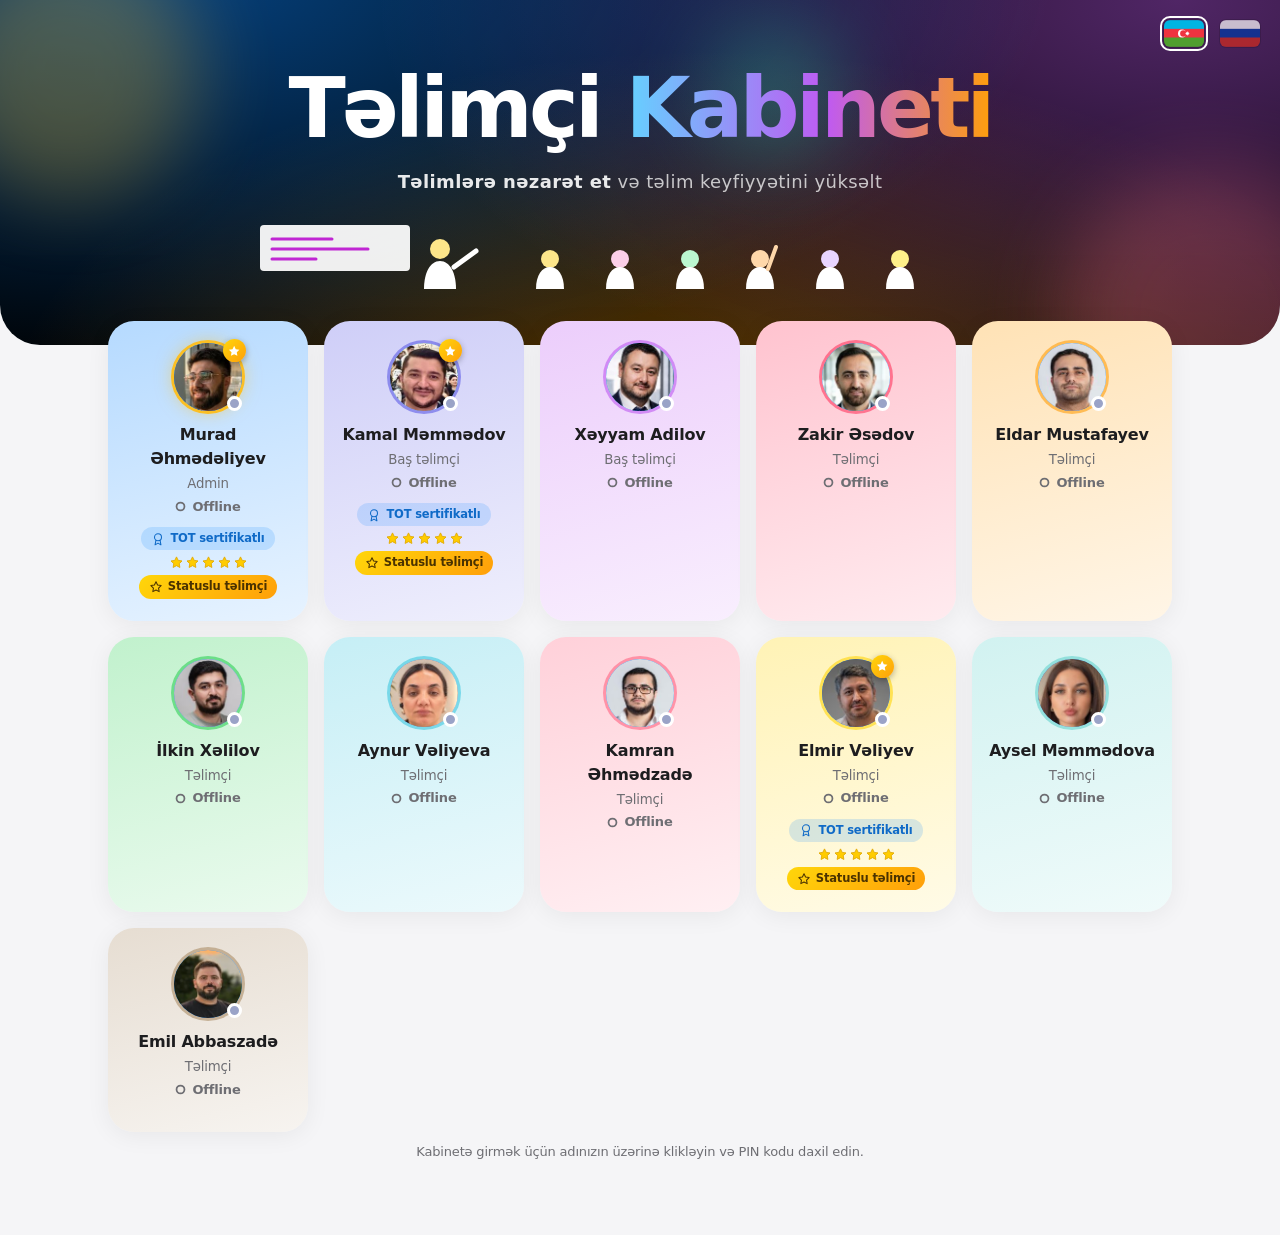
<file: docs/original-index.backup.html>
<!DOCTYPE html>
<html lang="az">
<head>
<meta charset="utf-8">
<meta name="viewport" content="width=device-width, initial-scale=1, viewport-fit=cover">
<title>Təlimçi Kabineti</title>
<style>
:root{box-sizing:border-box;padding-top:env(safe-area-inset-top,0px);padding-bottom:env(safe-area-inset-bottom,0px);
--bg:#f4f6fb;--card:#fff;--tx:#18203a;--mu:#667090;--ac:#7c3aed;--ac2:#f97316;--bd:#e3e7f2;--sh:0 8px 30px rgba(40,50,110,.10)}
@media (prefers-color-scheme:dark){:root:not([data-theme="light"]){--bg:#0e1223;--card:#171d36;--tx:#eef1ff;--mu:#97a0c4;--ac:#a78bfa;--ac2:#fb923c;--bd:#262e52;--sh:0 8px 30px rgba(0,0,0,.4)}}
:root[data-theme="dark"]{--bg:#0e1223;--card:#171d36;--tx:#eef1ff;--mu:#97a0c4;--ac:#a78bfa;--ac2:#fb923c;--bd:#262e52;--sh:0 8px 30px rgba(0,0,0,.4)}
html{scroll-padding-top:env(safe-area-inset-top,0px)}
*{box-sizing:border-box}
body{margin:0;background:var(--bg);color:var(--tx);font:16px/1.5 "Segoe UI",system-ui,-apple-system,Roboto,sans-serif;min-height:100vh}
button,input,textarea,select{font:inherit;color:inherit}
select option{background:var(--card);color:var(--tx)}
.dk{color-scheme:dark}
.hero{position:relative;overflow:hidden;text-align:center;padding:64px 20px 150px;background:linear-gradient(135deg,#5b21b6,#c026d3 50%,#f97316);color:#fff}
.blob{position:absolute;border-radius:50%;filter:blur(40px);opacity:.45;animation:fl 9s ease-in-out infinite}
.b1{width:260px;height:260px;background:#fbbf24;left:-60px;top:-60px}
.b2{width:300px;height:300px;background:#fb7185;right:-80px;bottom:-120px;animation-delay:-4s}
.b3{width:140px;height:140px;background:#34d399;left:55%;top:20px;animation-delay:-2s}
@keyframes fl{50%{transform:translate(30px,24px) scale(1.12)}}
.hero>.tag,.hero>h1,.hero>p{position:relative;z-index:2}
.fi{position:absolute;bottom:-70px;display:grid;place-items:center;border-radius:32%;border:1px solid rgba(255,255,255,.4);backdrop-filter:blur(6px);box-shadow:0 8px 24px rgba(0,0,0,.18);opacity:0;animation:rise linear infinite;z-index:1}
.fi .ic{margin:0;width:52%;height:52%;stroke:#fff;stroke-width:1.6}
@keyframes rise{0%{transform:translateY(0) rotate(-8deg);opacity:0}10%{opacity:1}50%{transform:translateY(-240px) rotate(8deg)}90%{opacity:1}100%{transform:translateY(-480px) rotate(-8deg);opacity:0}}
.scene{position:absolute;left:50%;transform:translateX(-50%);bottom:56px;width:min(800px,100%);height:70px;z-index:1}
.st{animation:bob 2.4s ease-in-out infinite}
@keyframes bob{50%{transform:translateY(-5px)}}
.arm{transform-origin:214px 48px;animation:wave 1.2s ease-in-out infinite}
@keyframes wave{50%{transform:rotate(-28deg)}}
.hand{transform-origin:520px 52px;animation:wave 1s ease-in-out infinite}
.tag{display:inline-block;padding:6px 16px;border-radius:99px;background:rgba(255,255,255,.18);backdrop-filter:blur(6px);font-size:14px;margin-bottom:18px}
h1{margin:0 auto;max-width:900px;font-size:clamp(42px,9vw,84px);font-weight:800;line-height:1.05;letter-spacing:-1.5px;text-shadow:0 6px 30px rgba(0,0,0,.25)}
.slogan{margin:16px auto 0!important;max-width:560px;font-size:clamp(14px,2.3vw,18px);font-weight:500;letter-spacing:.4px;opacity:.95}
.slogan b{font-weight:700;border-bottom:2px solid rgba(255,255,255,.55);padding-bottom:1px}
h1 span{background:linear-gradient(90deg,#fde68a,#fecdd3);-webkit-background-clip:text;background-clip:text;color:transparent}
.hero p{max-width:560px;margin:16px auto 0;opacity:.9}
.wrap{max-width:1100px;margin:0 auto;padding:28px 18px 60px}
.grid{display:grid;grid-template-columns:repeat(auto-fill,minmax(190px,1fr));gap:16px;margin-top:-52px;position:relative}
.tc{background:var(--card);border:1px solid var(--bd);border-radius:20px;padding:22px 16px;text-align:center;cursor:pointer;box-shadow:var(--sh);transition:transform .25s,border-color .25s}
.tc:hover{transform:translateY(-8px) rotate(-1deg);border-color:var(--ac)}
.av{width:68px;height:68px;border-radius:50%;margin:0 auto 12px;display:grid;place-items:center;font-size:28px;font-weight:700;color:#fff;background:linear-gradient(135deg,var(--ac),var(--ac2))}
.tc b{display:block}.tc small{color:var(--mu)}
.av{overflow:visible}
.ic{width:18px;height:18px;flex:none;stroke:currentColor;fill:none;stroke-width:1.8;stroke-linecap:round;stroke-linejoin:round;vertical-align:-3px;margin-right:9px}.av svg{width:100%;height:100%;display:block;border-radius:50%}
.av img{width:100%;height:100%;object-fit:cover;display:block;border-radius:50%}
.tile img{width:56px;height:56px;border-radius:50%;object-fit:cover}
.av.adm{box-shadow:0 0 0 3px #fbbf24,0 0 18px rgba(251,191,36,.6);animation:glow 2.5s ease-in-out infinite}
@keyframes glow{50%{box-shadow:0 0 0 3px #fbbf24,0 0 30px rgba(251,191,36,.95)}}
.av svg .bd{transform-origin:32px 40px}
.tc:hover .av svg{animation:wig .6s}
@keyframes wig{25%{transform:rotate(-6deg)}75%{transform:rotate(6deg)}}
.badge{display:inline-block;margin-top:8px;padding:2px 10px;border-radius:99px;background:rgba(79,70,229,.12);color:var(--ac);font-size:12px}
.top{display:flex;flex-wrap:wrap;gap:10px;align-items:center;justify-content:space-between;margin-bottom:18px}
.top h2{margin:0;font-size:24px}
.btn{border:0;border-radius:12px;padding:9px 16px;cursor:pointer;background:linear-gradient(135deg,var(--ac),var(--ac2));color:#fff;font-weight:600}
.btn.g{background:var(--card);color:var(--tx);border:1px solid var(--bd)}
.btn.r{background:#e5484d}
.tabs{display:flex;flex-wrap:wrap;gap:8px;margin-bottom:18px}
.tab{border:1px solid var(--bd);background:var(--card);border-radius:99px;padding:8px 14px;cursor:pointer;font-size:14px}
.tab.on{background:var(--ac);color:#fff;border-color:var(--ac)}
.tab i{font-style:normal;opacity:.7;margin-left:4px}
.lay{display:grid;grid-template-columns:260px 1fr;gap:18px;align-items:start}
.side{display:flex;flex-direction:column;gap:6px;position:sticky;top:12px;background:var(--card);border:1px solid var(--bd);border-radius:20px;padding:10px;box-shadow:var(--sh)}
.side .tab{border:0;border-radius:12px;text-align:left;display:flex;justify-content:space-between;align-items:center;gap:8px;background:none;padding:11px 12px;transition:.2s}
.side .tab:hover{background:var(--bg)}
.side .tab.on{background:linear-gradient(135deg,var(--ac),var(--ac2));color:#fff}
.side .tab i{background:rgba(127,127,160,.2);padding:0 9px;border-radius:99px;opacity:1;margin:0;font-size:12px}
.side .tab.on i{background:rgba(255,255,255,.28)}
@media(max-width:700px){.lay{grid-template-columns:1fr}.side{position:static}}
.panel{background:var(--card);border:1px solid var(--bd);border-radius:20px;padding:20px;box-shadow:var(--sh)}
.form{display:grid;grid-template-columns:1fr 1fr;gap:10px;margin-bottom:10px}
.form>div:first-child{grid-column:1/-1}
.ds{display:flex;gap:6px}.ds select{padding:10px 6px;min-width:0}
.form .w{grid-column:1/-1}
input,textarea,select{width:100%;padding:10px 12px;border-radius:10px;border:1px solid var(--bd);background:var(--bg)}
label{font-size:12px;color:var(--mu);display:block;margin-bottom:3px}
.row{display:flex;gap:12px;align-items:flex-start;padding:14px 0;border-top:1px solid var(--bd);animation:in .3s}
@keyframes in{from{opacity:0;transform:translateY(8px)}}
.row>div{flex:1;min-width:0}.row small{color:var(--mu)}
.x{border:0;background:none;cursor:pointer;font-size:18px;color:var(--mu)}.x:hover{color:#e5484d}
.empty{text-align:center;color:var(--mu);padding:28px 0}
.dk{--bg:#0b0f1f;--card:#151b34;--tx:#eef1ff;--mu:#9aa3c7;--bd:#2a3358;--ac:#a78bfa;--ac2:#fb923c;background:radial-gradient(900px 400px at 15% -10%,#3b1f6b,transparent),radial-gradient(700px 400px at 100% 0,rgba(124,45,18,.6),transparent),#0b0f1f;color:var(--tx);border-radius:26px;padding:22px;box-shadow:var(--sh)}
.dk .panel{margin-top:16px}
.stage{text-align:center;padding:10px 0 14px}
.live{display:inline-flex;align-items:center;gap:8px;font-size:12px;letter-spacing:2px;color:#fecaca}
.live i{width:9px;height:9px;border-radius:50%;background:#ef4444;animation:pu 1.4s infinite}
@keyframes pu{0%{box-shadow:0 0 0 0 rgba(239,68,68,.7)}100%{box-shadow:0 0 0 9px rgba(239,68,68,0)}}
.tiles{display:grid;grid-template-columns:repeat(auto-fit,minmax(110px,1fr));gap:12px;margin:18px auto;max-width:700px}
.tile{position:relative;aspect-ratio:4/3;border-radius:16px;background:#0f1530;border:2px solid transparent;display:grid;place-items:center;animation:spk 6s infinite}
.tile svg{width:56px;height:56px;border-radius:50%}
.tile span{position:absolute;left:8px;bottom:6px;font-size:12px;background:rgba(0,0,0,.5);padding:1px 8px;border-radius:8px}
@keyframes spk{0%,60%,100%{border-color:transparent;box-shadow:none}10%,30%{border-color:#22c55e;box-shadow:0 0 18px rgba(34,197,94,.55)}}
.plats{display:grid;grid-template-columns:repeat(auto-fit,minmax(200px,1fr));gap:12px;max-width:760px;margin:0 auto}
.pl{display:flex;align-items:center;gap:12px;text-decoration:none;color:#fff;padding:14px 16px;border-radius:16px;text-align:left;transition:transform .2s}
.pl:hover{transform:translateY(-4px)}
.pl .ic{width:26px;height:26px;margin:0}
.pl small{display:block;opacity:.85}
.zm{background:#2d6cdf}.gm{background:#0f9d58}.tm{background:#5b5fc7}
.rb{display:flex;justify-content:space-between;align-items:center;gap:12px;cursor:pointer;padding:16px 20px;border-radius:20px;margin-bottom:16px;color:#fff;background:linear-gradient(120deg,#0b0f1f,#3b1f6b);box-shadow:var(--sh)}
.rb small{opacity:.8}
.rb .ic{vertical-align:-3px}
a.btn{text-decoration:none;display:inline-block}
.sdiv{height:1px;background:var(--bd);margin:6px 4px}
.side .tab.sp{padding:17px 14px;font-size:16px;font-weight:700;color:#fff;border-radius:18px;box-shadow:0 8px 20px rgba(0,0,0,.2);margin-top:4px}
.side .tab.sp.rooms{background:linear-gradient(135deg,#5e5ce6,#bf5af2)}
.side .tab.sp.red{background:linear-gradient(135deg,#ff453a,#ff9f0a)}
.side .tab.sp.on{outline:3px solid color-mix(in srgb,var(--ac) 50%,transparent);outline-offset:2px}
.side .tab.sp i{background:rgba(255,255,255,.3);color:#fff}
.side .tab.sp:hover{filter:brightness(1.06)}
.panel.rm{padding:24px}
.panel.rm.rooms{background:linear-gradient(180deg,color-mix(in srgb,#bf5af2 12%,var(--card)),var(--card) 220px)}
.panel.rm.red{background:linear-gradient(180deg,color-mix(in srgb,#ff453a 12%,var(--card)),var(--card) 220px)}
.rgrid{display:grid;grid-template-columns:repeat(auto-fill,minmax(240px,1fr));gap:16px}
.rc{background:var(--card);border-radius:26px;padding:20px 18px;box-shadow:var(--sh);display:flex;flex-direction:column;gap:9px;align-items:center;text-align:center;border:2px solid transparent;transition:border-color .3s,transform .25s}
.rc.busy{border-color:rgba(255,59,48,.4)}.rc.free{border-color:rgba(52,199,89,.4)}
.rc:hover{transform:translateY(-4px)}
.aic{width:88px;height:88px;filter:drop-shadow(0 10px 16px rgba(0,0,0,.28));transition:transform .3s}
.rc:hover .aic{transform:scale(1.07)}
.rn{font-size:36px;font-weight:800;letter-spacing:-.03em;line-height:1.05}
.rn small{display:block;font-size:12px;font-weight:500;color:var(--mu);letter-spacing:0}
.rs{font-weight:700;font-size:14px}.rs.b{color:#ff3b30}.rs.f{color:#34c759}
.bl{width:100%;text-align:left}.bi{font-size:13px;padding:4px 0;border-top:1px solid var(--bd)}
.bf{background:color-mix(in srgb,var(--tx) 5%,transparent);border-radius:22px;padding:18px;margin-bottom:16px}
.vw{display:grid;gap:16px}
.vd{border-radius:22px;padding:20px;color:#fff}
.vd.dig{background:linear-gradient(135deg,#312e81,#7c3aed 60%,#ec4899)}
.vd.mis{background:linear-gradient(135deg,#9a3412,#f97316 60%,#facc15)}
.vh{display:flex;justify-content:space-between;align-items:flex-start;gap:10px;margin-bottom:16px}.vh h3{margin:0;font-size:22px}.vh small{opacity:.92}
.vg2{display:grid;grid-template-columns:repeat(auto-fill,minmax(150px,1fr));gap:12px}
.bt{background:#fff;color:#111827;border:0;border-radius:16px;padding:20px 10px 14px;cursor:pointer;display:flex;flex-direction:column;align-items:center;gap:8px;transition:transform .2s,box-shadow .2s;box-shadow:0 6px 18px rgba(0,0,0,.18)}
.bt:hover{transform:translateY(-5px) scale(1.02);box-shadow:0 12px 26px rgba(0,0,0,.28)}
.bt small{color:#64748b;font-size:12px}
.wm{font-weight:800;font-size:22px;letter-spacing:1.5px;text-transform:uppercase}.wm.big{font-size:28px}
.pill{background:#fff;padding:6px 18px;border-radius:14px;box-shadow:0 2px 10px rgba(0,0,0,.15)}
.dt{width:50px;height:54px;border-radius:12px;background:linear-gradient(135deg,var(--ac),var(--ac2));color:#fff;display:flex;flex-direction:column;align-items:center;justify-content:center;flex:none}.dt b{font-size:20px;line-height:1}.dt small{font-size:11px;opacity:.9}
.ezw{margin:6px 0 16px}
.ezm{display:grid;grid-template-columns:1fr 275px;gap:14px;align-items:start;margin-top:6px}
.mapc{position:relative;background:#fff;border:1px solid var(--bd);border-radius:18px;padding:4px}
.mscroll{overflow:auto;max-height:620px;border-radius:14px}
.mapc svg{display:block;height:auto;max-width:none}
.mz{position:absolute;top:10px;right:14px;z-index:3;display:flex;flex-direction:column;gap:6px}
.mz button{width:34px;height:34px;border-radius:10px;border:1px solid #cbd5e1;background:#fff;color:#111;font-size:20px;line-height:1;cursor:pointer;box-shadow:0 2px 8px rgba(0,0,0,.14)}
.rg{fill:#fff;stroke:#94a3b8;stroke-width:.9;vector-effect:non-scaling-stroke;cursor:pointer;transition:fill .25s}
.rg.off:hover{fill:#e0f2fe}
.rg.on{fill:#22c55e}.rg.on:hover{fill:#16a34a}
.ob{fill:none;stroke:#334155;stroke-width:1.6;vector-effect:non-scaling-stroke;pointer-events:none;stroke-linejoin:round}
.mt{font-size:13px;font-weight:600;fill:#111827;stroke:rgba(255,255,255,.95);stroke-width:2.6px;paint-order:stroke;pointer-events:none}
.mt.ct{font-size:14.5px;font-weight:800}
.z0 .mt[data-z="1"],.z0 .mt[data-z="2"],.z1 .mt[data-z="2"]{display:none}
.scale{display:grid;grid-template-columns:38px 1fr;gap:12px;background:var(--card);border:1px solid var(--bd);border-radius:18px;padding:14px;box-shadow:var(--sh)}
.vbar{position:relative;width:36px;height:340px;border-radius:18px;overflow:hidden;background:linear-gradient(180deg,#f87171,#dc2626);box-shadow:inset 0 0 0 2px rgba(255,255,255,.45)}
.vg{position:absolute;left:0;right:0;bottom:0;background:linear-gradient(0deg,#15803d,#4ade80);transition:height .7s cubic-bezier(.3,.9,.3,1)}
.vbar i{position:absolute;left:0;right:0;border-top:1px solid rgba(255,255,255,.55)}
.vbar b{position:absolute;left:0;right:0;top:50%;transform:translateY(-50%);text-align:center;color:#fff;font-size:12px;text-shadow:0 1px 4px rgba(0,0,0,.5)}
.gl{font-size:12px;font-weight:700;margin:10px 0 4px;color:var(--mu)}
.chips{display:flex;flex-wrap:wrap;gap:4px;max-height:120px;overflow:auto}
.chp{font-size:11px;padding:2px 8px;border-radius:99px;color:#fff;display:inline-block}.chp.g{background:#16a34a}.chp.r{background:#dc2626}
@media(max-width:860px){.ezm{grid-template-columns:1fr}}
.gt{width:100%}.gt th{background:var(--card);font-size:13px;color:var(--mu)}
.gt td{padding:4px 5px}.gt th:first-child,.gt td:first-child{position:static;background:transparent;text-align:center;color:var(--mu);width:34px}
.gt input,.gt select{min-width:125px;padding:9px 10px}.gt td:nth-child(2) input{min-width:200px}
.gt tr:nth-child(even) td{background:rgba(127,127,160,.07)}
.gt td.nok{background:rgba(34,197,94,.28)!important;box-shadow:inset 4px 0 0 #16a34a}.gt td.nok input{background:transparent;font-weight:700}
.sv{position:sticky;bottom:8px;display:flex;gap:10px;align-items:center;justify-content:space-between;flex-wrap:wrap;padding:12px 14px;margin-top:14px;border-radius:16px;background:var(--card);border:1px solid var(--bd);box-shadow:0 8px 28px rgba(0,0,0,.18)}
select.gs{font-weight:700;max-width:100%}
select.gs.ok{background:#16a34a;color:#fff;border-color:#16a34a}
select.gs.bad{background:#dc2626;color:#fff;border-color:#dc2626}
td.nok{background:rgba(34,197,94,.25)!important;font-weight:700;box-shadow:inset 4px 0 0 #16a34a}
.adx{position:relative;overflow:hidden;border-radius:26px;padding:22px;background:radial-gradient(rgba(127,127,160,.2) 1px,transparent 1.5px) 0 0/22px 22px,radial-gradient(600px 320px at 8% 0,rgba(124,58,237,.38),transparent),radial-gradient(520px 320px at 100% 25%,rgba(249,115,22,.32),transparent),radial-gradient(520px 320px at 25% 100%,rgba(236,72,153,.28),transparent),var(--bg);box-shadow:var(--sh)}
.adx::before,.adx::after{content:"";position:absolute;border-radius:50%;filter:blur(55px);opacity:.4;animation:fl 10s ease-in-out infinite}
.adx::before{width:240px;height:240px;background:linear-gradient(135deg,#a78bfa,#f472b6);top:-70px;right:-50px}
.adx::after{width:220px;height:220px;background:linear-gradient(135deg,#fb923c,#fbbf24);bottom:-70px;left:-40px;animation-delay:-5s}
.adx>*{position:relative;z-index:1}
.adx .panel{background:color-mix(in srgb,var(--card) 84%,transparent);backdrop-filter:blur(10px)}
.ah{margin:0 0 16px;font-size:26px;background:linear-gradient(90deg,var(--ac),var(--ac2));-webkit-background-clip:text;background-clip:text;color:transparent}
.toast{position:fixed;left:50%;bottom:24px;transform:translateX(-50%);background:#1f2937;color:#fff;padding:12px 18px;border-radius:12px;z-index:99;max-width:90vw;box-shadow:0 8px 30px rgba(0,0,0,.4);animation:in .3s}
.mb p{margin:14px 0 4px;font-weight:600}
.x .ic{margin:0;width:17px;height:17px}
.warn{background:#fef3c7;color:#78350f;padding:10px 16px;text-align:center;font-size:14px;position:sticky;top:0;z-index:20}
.av{position:relative}
.dot{position:absolute;right:0;bottom:0;width:15px;height:15px;border-radius:50%;background:#9aa3c7;border:3px solid var(--card);z-index:2}
.dot.on{background:#22c55e;animation:onl 2s infinite}
@keyframes onl{0%{box-shadow:0 0 0 0 rgba(34,197,94,.6)}100%{box-shadow:0 0 0 8px rgba(34,197,94,0)}}
.st{display:inline-flex;align-items:center;gap:6px;font-size:13px;font-weight:600}
.st.on{color:#16a34a}.st.off{color:var(--mu)}
.si{width:11px;height:11px}
.gi{width:42px;height:42px;border-radius:50%;display:grid;place-items:center;background:linear-gradient(135deg,var(--ac),var(--ac2));color:#fff;flex:none}.gi .ic{margin:0;width:22px;height:22px}
.chat{display:grid;grid-template-columns:290px 1fr;background:var(--card);border:1px solid var(--bd);border-radius:22px;overflow:hidden;box-shadow:var(--sh);height:min(620px,75vh)}
.clist{border-right:1px solid var(--bd);overflow-y:auto}
.ci{display:flex;align-items:center;gap:11px;padding:12px 14px;cursor:pointer;border:0;background:none;width:100%;text-align:left;border-bottom:1px solid var(--bd)}
.ci:hover,.ci.on{background:var(--bg)}.ci.on{box-shadow:inset 3px 0 0 var(--ac)}
.ci b{display:block;font-size:14px}
.ub{margin-left:auto;background:#ef4444;color:#fff;border-radius:99px;font-size:12px;min-width:20px;text-align:center;padding:1px 6px}
.cmain{display:flex;flex-direction:column;min-width:0;min-height:0}
.chead{display:flex;align-items:center;gap:12px;padding:12px 16px;border-bottom:1px solid var(--bd)}
.thread{flex:1;overflow-y:auto;padding:16px;display:flex;flex-direction:column;gap:8px;background:var(--bg)}
.bub{max-width:75%;padding:9px 13px;border-radius:16px;background:var(--card);border:1px solid var(--bd);align-self:flex-start;overflow-wrap:anywhere}
.bub.me{align-self:flex-end;background:linear-gradient(135deg,var(--ac),var(--ac2));color:#fff;border:0}
.bub small{display:block;opacity:.7;font-size:11px;margin-top:3px}
.bub .nm{font-weight:600;font-size:12px;color:var(--ac);margin-bottom:2px}
.cin{display:flex;gap:8px;padding:12px;border-top:1px solid var(--bd)}
@media(max-width:700px){.chat{grid-template-columns:1fr;height:auto}.clist{max-height:210px;border-right:0;border-bottom:1px solid var(--bd)}.thread{height:340px}}
.scroll{overflow-x:auto}
table{border-collapse:collapse;width:100%;font-size:14px}
th,td{padding:9px 10px;border-bottom:1px solid var(--bd);text-align:center;white-space:nowrap}
th:first-child,td:first-child{text-align:left;position:sticky;left:0;background:var(--card)}
td.l{cursor:pointer;color:var(--ac);font-weight:600}
.modal{position:fixed;inset:0;background:rgba(10,14,35,.6);display:grid;place-items:center;padding:20px;z-index:9}
.mb{background:var(--card);border-radius:20px;padding:26px;width:min(360px,100%);text-align:center}
.mb input{margin:14px 0;text-align:center;letter-spacing:4px}
.err{color:#e5484d;font-size:14px;min-height:20px}
.note{color:var(--mu);font-size:13px;margin-top:10px}
@media(max-width:600px){.form{grid-template-columns:1fr 1fr}.form div:first-child{grid-column:1/-1}}

/* ===== Apple-style theme ===== */
:root{--bg:#f5f5f7;--card:#fff;--tx:#1d1d1f;--mu:#6e6e73;--ac:#0071e3;--ac2:#2997ff;--bd:rgba(0,0,0,.08);--sh:0 4px 24px rgba(0,0,0,.06)}
@media (prefers-color-scheme:dark){:root:not([data-theme="light"]){--bg:#000;--card:#1c1c1e;--tx:#f5f5f7;--mu:#98989d;--ac:#0a84ff;--ac2:#64d2ff;--bd:rgba(255,255,255,.12);--sh:0 4px 24px rgba(0,0,0,.5)}}
:root[data-theme="dark"]{--bg:#000;--card:#1c1c1e;--tx:#f5f5f7;--mu:#98989d;--ac:#0a84ff;--ac2:#64d2ff;--bd:rgba(255,255,255,.12);--sh:0 4px 24px rgba(0,0,0,.5)}
body{font-family:-apple-system,BlinkMacSystemFont,"SF Pro Text","SF Pro Display","Helvetica Neue",Inter,"Segoe UI",system-ui,sans-serif;-webkit-font-smoothing:antialiased;letter-spacing:-.011em}
.hero{background:radial-gradient(900px 420px at 12% -10%,rgba(10,132,255,.5),transparent),radial-gradient(800px 420px at 92% 0,rgba(191,90,242,.42),transparent),radial-gradient(700px 380px at 55% 125%,rgba(255,159,10,.38),transparent),#000;border-radius:0 0 40px 40px}
.blob{opacity:.28}
h1{font-weight:700;letter-spacing:-.045em;text-shadow:none}
h1 span{background:linear-gradient(90deg,#64d2ff,#bf5af2 55%,#ff9f0a);-webkit-background-clip:text;background-clip:text;color:transparent}
.slogan{color:rgba(255,255,255,.82);font-weight:400}
.slogan b{border-bottom:0;color:#fff;font-weight:600}
.fi{background:rgba(255,255,255,.12)!important;border:1px solid rgba(255,255,255,.28);backdrop-filter:blur(14px) saturate(160%)}
.tc{border:0;border-radius:26px;box-shadow:var(--sh);transition:transform .35s cubic-bezier(.2,.8,.2,1),box-shadow .35s}
.tc:hover{transform:translateY(-6px) scale(1.025);box-shadow:0 18px 44px rgba(0,0,0,.16);border-color:transparent}
.badge{background:color-mix(in srgb,var(--ac) 12%,transparent);color:var(--ac)}
.top h2{font-size:clamp(26px,4vw,34px);font-weight:700;letter-spacing:-.03em}
.btn{border-radius:980px;background:var(--ac);padding:9px 20px;font-weight:500;letter-spacing:-.01em;transition:opacity .2s,transform .15s}
.btn:hover{opacity:.88}.btn:active{transform:scale(.97)}
.btn.g{background:color-mix(in srgb,var(--tx) 8%,transparent);color:var(--ac);border:0}
.btn.r{background:#ff3b30}
.panel{border:0;border-radius:26px;box-shadow:var(--sh)}
.side{border:0;border-radius:24px;background:color-mix(in srgb,var(--card) 76%,transparent);backdrop-filter:saturate(180%) blur(24px);-webkit-backdrop-filter:saturate(180%) blur(24px);box-shadow:var(--sh)}
.side .tab{border-radius:13px;font-weight:500}
.side .tab:hover{background:color-mix(in srgb,var(--tx) 6%,transparent)}
.side .tab.on{background:var(--ac);color:#fff}
.tab{border:0;background:color-mix(in srgb,var(--tx) 7%,transparent)}
input,textarea,select{border:0;border-radius:12px;background:color-mix(in srgb,var(--tx) 6%,transparent)}
input:focus,textarea:focus,select:focus{outline:2px solid var(--ac);outline-offset:0}
.row{border-top:1px solid var(--bd)}
.modal{backdrop-filter:blur(14px);-webkit-backdrop-filter:blur(14px);background:rgba(0,0,0,.35)}
.mb{border-radius:28px;box-shadow:0 30px 80px rgba(0,0,0,.35)}
.chat{border:0;border-radius:26px}
.thread{background:var(--card)}
.bub{background:color-mix(in srgb,var(--tx) 10%,transparent);border:0}
.bub.me{background:var(--ac);color:#fff}
.bub .nm{color:var(--ac)}
.rb{background:linear-gradient(135deg,#1d1d1f,#3a3a3c);border-radius:24px}
.dk{--ac:#0a84ff;--ac2:#64d2ff;--card:#1c1c1e;--bd:rgba(255,255,255,.12);border-radius:30px}
.adx{border-radius:30px;background:radial-gradient(600px 300px at 0 0,rgba(10,132,255,.16),transparent),radial-gradient(500px 300px at 100% 20%,rgba(191,90,242,.14),transparent),radial-gradient(500px 300px at 30% 100%,rgba(255,159,10,.12),transparent),var(--bg)}
.adx::before,.adx::after{opacity:.18}
.gt tr:nth-child(even) td{background:color-mix(in srgb,var(--tx) 4%,transparent)}
.sv{border:0;border-radius:20px;backdrop-filter:blur(20px);background:color-mix(in srgb,var(--card) 82%,transparent)}
.scale{border:0;border-radius:24px}
.mapc{border-radius:24px}
.vd{border-radius:28px}
.bt{border-radius:20px}
.btn.g[data-room],.btn.g[data-chat],#pinb,#out{background:linear-gradient(135deg,#00d0ff,#0a6cff);color:#fff;border:0;text-shadow:0 0 8px rgba(255,255,255,.55);box-shadow:0 0 10px rgba(0,208,255,.75),0 0 26px rgba(10,108,255,.5);transition:box-shadow .25s,transform .15s,opacity .2s}
.btn.g[data-room]:hover,.btn.g[data-chat]:hover,#pinb:hover,#out:hover{opacity:1;box-shadow:0 0 16px rgba(0,208,255,.95),0 0 42px rgba(10,108,255,.75);transform:translateY(-2px)}
.btn.g[data-room] .ic,.btn.g[data-chat] .ic{stroke:#fff}
.aw{position:relative;display:inline-grid;color:#34c759}.aw.b{color:#ff3b30}
.aw .aic{animation:aflt 3.2s ease-in-out infinite}
.aw.b .aic{animation:aglow 2.2s ease-in-out infinite}
.aw.pop .aic{animation:apop .85s cubic-bezier(.2,1.6,.4,1)}
.aw.pop::after{content:"";position:absolute;inset:-4px;border-radius:26px;border:4px solid currentColor;animation:aring 1s ease-out forwards}
@keyframes aflt{50%{transform:translateY(-5px) scale(1.04)}}
@keyframes aglow{50%{transform:scale(1.03);filter:drop-shadow(0 0 16px rgba(255,59,48,.8))}}
@keyframes apop{0%{transform:scale(.2) rotate(-35deg);opacity:0}60%{transform:scale(1.25) rotate(6deg);opacity:1}100%{transform:scale(1) rotate(0)}}
@keyframes aring{from{transform:scale(.85);opacity:1}to{transform:scale(1.5);opacity:0}}
.tc{background:linear-gradient(165deg,color-mix(in srgb,var(--tn,#0a84ff) 30%,var(--card)),color-mix(in srgb,var(--tn,#0a84ff) 10%,var(--card)))}
.tc .av:not(.adm){box-shadow:0 0 0 3px color-mix(in srgb,var(--tn) 60%,transparent)}
.tc .badge{background:color-mix(in srgb,var(--tn) 26%,transparent);color:color-mix(in srgb,var(--tn) 70%,var(--tx))}
.mb{background:linear-gradient(165deg,color-mix(in srgb,var(--tn,var(--card)) 24%,var(--card)),var(--card))}
.ph{padding:8px 22px 8px 8px;border-radius:999px;background:linear-gradient(135deg,color-mix(in srgb,var(--tn) 26%,var(--card)),color-mix(in srgb,var(--tn) 8%,var(--card)));box-shadow:var(--sh)}
.bgs{display:flex;flex-wrap:wrap;gap:5px;justify-content:center;align-items:center;margin-top:8px}
.ph .bgs{margin:0 0 0 8px}
.tot,.stt{display:inline-flex;align-items:center;gap:5px;font-size:11.5px;font-weight:700;padding:3px 10px;border-radius:99px;white-space:nowrap}
.tot .ic,.stt .ic{width:14px;height:14px;margin:0}
.tot{background:rgba(10,132,255,.16);color:color-mix(in srgb,#0a84ff 75%,var(--tx))}
.stt{background:linear-gradient(135deg,#ffd60a,#ff9f0a);color:#4a3200;position:relative;overflow:hidden}
.stt::after{content:"";position:absolute;top:0;left:-60%;width:40%;height:100%;background:linear-gradient(100deg,transparent,rgba(255,255,255,.7),transparent);animation:shn 3.5s ease-in-out infinite}
@keyframes shn{0%,60%{left:-60%}100%{left:130%}}
.stars{display:inline-flex;gap:1px}.sti{width:15px;height:15px}
.sb{position:absolute;top:-4px;right:-4px;width:34%;height:34%;min-width:14px;min-height:14px;border-radius:50%;background:linear-gradient(135deg,#ffd60a,#ff9f0a);box-shadow:0 2px 6px rgba(0,0,0,.3);display:grid;place-items:center;z-index:3}
.sb svg{width:62%;height:62%}
.av .sb svg{border-radius:0}
.lgq{position:absolute;top:16px;right:16px;display:flex;gap:8px;z-index:6}
.fl{border:2px solid transparent;background:none;padding:2px;border-radius:10px;cursor:pointer;opacity:.7;transition:.2s}
.fl.on{opacity:1;border-color:#fff}.fl:hover{opacity:1;transform:translateY(-2px)}
.flg{width:40px;height:27px;border-radius:6px;display:block;box-shadow:0 0 0 1px rgba(0,0,0,.2)}
.stg{display:grid;gap:16px}
.sc{background:var(--card);border-radius:24px;padding:20px;box-shadow:var(--sh)}
.sc h4{margin:0 0 4px;font-size:18px;display:flex;align-items:center}
.sd{margin:0 0 14px;color:var(--mu);font-size:14px}
.lgrow{display:grid;grid-template-columns:repeat(auto-fit,minmax(210px,1fr));gap:12px}
.lgb{display:flex;align-items:center;gap:14px;padding:14px 16px;border-radius:18px;border:2px solid transparent;background:color-mix(in srgb,var(--tx) 6%,transparent);cursor:pointer;font-weight:600;font-size:16px;text-align:left;color:var(--tx)}
.lgb .flg{width:54px;height:36px}
.lgb.on{border-color:var(--ac);background:color-mix(in srgb,var(--ac) 12%,transparent)}
.seg{display:inline-flex;background:color-mix(in srgb,var(--tx) 8%,transparent);border-radius:14px;padding:4px;gap:4px;flex-wrap:wrap}
.seg button{border:0;background:none;padding:9px 18px;border-radius:11px;cursor:pointer;font-weight:600;display:flex;align-items:center;gap:6px;color:var(--tx)}
.seg button.on{background:var(--card);box-shadow:0 2px 10px rgba(0,0,0,.2)}
.seg .ic{margin:0}
.swr{display:flex;justify-content:space-between;align-items:center;gap:14px;padding:12px 0;border-top:1px solid var(--bd)}
.swr small{display:block;color:var(--mu)}
.sw{width:52px;height:31px;border-radius:99px;border:0;background:color-mix(in srgb,var(--tx) 22%,transparent);position:relative;cursor:pointer;transition:background .25s;flex:none;padding:0}
.sw i{position:absolute;top:2px;left:2px;width:27px;height:27px;border-radius:50%;background:#fff;box-shadow:0 2px 6px rgba(0,0,0,.3);transition:transform .25s}
.sw.on{background:#34c759}.sw.on i{transform:translateX(21px)}
input[type=range]{width:100%;accent-color:var(--ac);padding:0;background:none}
.vrow{display:flex;align-items:center;gap:12px;margin-top:6px}
.nbn{position:fixed;top:12px;left:50%;transform:translateX(-50%);z-index:120;width:min(390px,94vw);display:flex;gap:12px;align-items:center;padding:12px 14px;border-radius:22px;background:color-mix(in srgb,var(--card) 86%,transparent);backdrop-filter:blur(24px) saturate(180%);-webkit-backdrop-filter:blur(24px) saturate(180%);box-shadow:0 18px 50px rgba(0,0,0,.28);animation:nin .5s cubic-bezier(.2,1.2,.3,1);cursor:pointer;color:var(--tx)}
@keyframes nin{from{transform:translate(-50%,-140%);opacity:0}}
.nbn .ni{width:42px;height:42px;border-radius:11px;display:grid;place-items:center;flex:none}
.nbn .ni .ic{margin:0;stroke:#fff;width:22px;height:22px}
.nbn b{display:block;font-size:14px}.nbn small{display:block;color:var(--mu);overflow:hidden;text-overflow:ellipsis;white-space:nowrap;max-width:270px}
.kw{display:grid;gap:16px}
.kd{border-radius:26px;padding:20px;background:linear-gradient(160deg,color-mix(in srgb,var(--k1) 18%,var(--card)),var(--card));box-shadow:var(--sh)}
.kh{display:flex;justify-content:space-between;align-items:center;gap:12px;flex-wrap:wrap;margin-bottom:12px}
.kt h3{margin:0 0 8px;font-size:22px}
.kr{display:flex;align-items:center;gap:10px}.kr small{display:block;color:var(--mu)}
.kup{cursor:pointer;background:linear-gradient(135deg,var(--k1),var(--k2))}
.kn{color:var(--mu);max-width:240px}
.kf{display:flex;align-items:center;gap:10px;padding:10px 0;border-top:1px solid var(--bd)}
.kfi{flex:1;min-width:0}.kfi b{display:block;overflow:hidden;text-overflow:ellipsis;white-space:nowrap}.kfi small{color:var(--mu)}
.fty{font-size:11px;font-weight:800;padding:6px 8px;border-radius:9px;color:#fff;flex:none}.fty.xlsx{background:#1d8348}.fty.docx{background:#2b6cb0}
.kmb{width:min(1000px,96vw);max-height:88vh;display:flex;flex-direction:column;text-align:left;padding:18px}
.kmh{display:flex;justify-content:space-between;align-items:center;gap:10px;margin-bottom:10px}
.kmbody{overflow:auto;min-height:0}.kmbody p{margin:0 0 8px}
.kt2{border-collapse:collapse;font-size:13px}.kt2 th,.kt2 td{border:1px solid var(--bd);padding:6px 10px;white-space:nowrap;text-align:left;position:static}.kt2 th{background:color-mix(in srgb,var(--tx) 7%,transparent)}
.gt td.nbad{background:rgba(255,59,48,.24)!important;box-shadow:inset 4px 0 0 #ff3b30}.gt td.nbad input{background:transparent;font-weight:700;color:#d70015}
.btw{position:relative}.btw .bt{width:100%;padding-top:36px}
.bta{position:absolute;top:7px;right:7px;display:flex;gap:4px;z-index:2}
.bti{width:26px;height:26px;border-radius:50%;border:0;background:rgba(0,0,0,.08);color:#374151;cursor:pointer;display:grid;place-items:center;font-size:13px;padding:0}
.bti .ic{margin:0;width:14px;height:14px;stroke:currentColor}
.bti:hover{background:#0a84ff;color:#fff}.bti.dl:hover{background:#ff3b30;color:#fff}
.dvw{display:grid;gap:14px}
.dvtop h2,.dvhero h2{margin:0;font-size:clamp(24px,3.4vw,32px);letter-spacing:-.03em}.dvtop p,.dvhero p{margin:4px 0 0;color:var(--mu)}
.dvsec{margin:10px 0 0;font-size:18px;letter-spacing:-.02em}
.dvc{display:flex;gap:10px;flex-wrap:wrap;align-items:center}
.dvsr{flex:1;min-width:200px;display:flex;align-items:center;gap:8px;padding:0 14px;border-radius:14px;background:color-mix(in srgb,var(--tx) 6%,transparent)}
.dvsr .ic{margin:0;width:18px;height:18px;color:var(--mu)}.dvsr input{background:transparent!important;padding:12px 0;outline:none!important}
.dvchips{display:flex;gap:6px}.dvchip{border:0;border-radius:99px;padding:8px 14px;cursor:pointer;background:color-mix(in srgb,var(--tx) 7%,transparent);color:var(--tx);font-weight:500}.dvchip.on{background:var(--ac);color:#fff}
#dvs{width:auto;padding:11px 12px}
.dvr{display:flex;gap:14px;align-items:center;padding:14px 16px;border-radius:20px;background:var(--card);box-shadow:var(--sh);margin-bottom:10px;transition:transform .2s}
.dvr:hover{transform:translateY(-2px)}
.fx{position:relative;display:grid;place-items:end center;width:46px;height:54px;border-radius:13px;color:#fff;flex:none;overflow:hidden}
.fx svg{position:absolute;inset:0;width:100%;height:100%}.fx b{position:relative;font-size:11px;letter-spacing:.5px;margin-bottom:7px}
.dvl{flex:none}.dvm{flex:1;min-width:0}
.dvt{font-weight:700;font-size:16px}.dvd{color:var(--mu);font-size:13.5px;margin:2px 0 6px;overflow:hidden;display:-webkit-box;-webkit-line-clamp:2;-webkit-box-orient:vertical}
.dvx{display:flex;flex-wrap:wrap;gap:6px 12px;align-items:center;font-size:12.5px;color:var(--mu)}
.dvb{padding:2px 10px;border-radius:99px;font-weight:600;color:#fff}.dvb.dig{background:linear-gradient(135deg,#5e5ce6,#bf5af2)}.dvb.mis{background:linear-gradient(135deg,#ff9f0a,#ff375f)}
.dvu{display:inline-flex;align-items:center;gap:6px;color:var(--tx)}
.mini{width:20px;height:20px;border-radius:50%;overflow:hidden;display:inline-block;flex:none}.mini svg,.mini img{width:100%;height:100%;display:block;object-fit:cover}
.dva{display:flex;gap:6px;align-items:center;flex:none}
.dvmore{width:100%;margin-top:2px}
.dvcats{display:grid;grid-template-columns:repeat(auto-fit,minmax(260px,1fr));gap:14px}
.dvcat{border:0;text-align:left;color:#fff;border-radius:26px;padding:22px;cursor:pointer;display:flex;flex-direction:column;gap:6px;box-shadow:var(--sh);transition:transform .25s,box-shadow .25s;font-size:15px}
.dvcat:hover{transform:translateY(-4px);box-shadow:0 18px 40px rgba(0,0,0,.22)}
.dvcat.dig,.dvhero.dig{background:linear-gradient(135deg,#312e81,#7c3aed 60%,#ec4899)}.dvcat.mis,.dvhero.mis{background:linear-gradient(135deg,#9a3412,#f97316 60%,#facc15)}
.dvcat b{font-size:19px;letter-spacing:-.02em}.dvcn{font-size:15px;opacity:.95}.dvcn span{font-size:26px;font-weight:800}.dvcat small{opacity:.9}.dvgo{margin-top:6px;font-weight:700}
.dvhero{display:flex;justify-content:space-between;align-items:center;gap:12px;flex-wrap:wrap;color:#fff;border-radius:26px;padding:22px}.dvhero p{color:rgba(255,255,255,.9)}.dvhero p span{font-weight:800}
.dvhero .btn{background:#fff;color:#1d1d1f}
.dvdrive{display:flex;align-items:center;gap:16px;flex-wrap:wrap;padding:20px;border-radius:26px;background:var(--card);box-shadow:var(--sh)}
.dvdi{width:56px;height:56px;border-radius:16px;display:grid;place-items:center;background:linear-gradient(135deg,#34a853,#fbbc04 55%,#4285f4);color:#fff;flex:none}.dvdi svg{width:30px;height:30px}
.dvdt{flex:1;min-width:220px}.dvdt p{margin:4px 0 6px;color:var(--mu);font-size:14px}.dvlink{font-size:12px;color:var(--ac);word-break:break-all}
.dvmb{width:min(520px,100%);text-align:left}
.dvmb input,.dvmb textarea{margin:4px 0 12px;text-align:left;letter-spacing:normal}
.dvfile{display:block;padding:12px 14px;border-radius:12px;border:1.5px dashed var(--bd);cursor:pointer;color:var(--mu);margin:4px 0 8px;font-size:14px}.dvfile:hover{border-color:var(--ac);color:var(--tx)}
.dvhint{display:block;color:var(--mu);margin:4px 0 12px}.dvbtns{display:flex;gap:8px;align-items:center}.dvpg{color:var(--mu);font-size:13px}
.dvmt{display:flex;gap:12px;align-items:center}.dvmt b{display:block}.dvmt small{color:var(--mu)}.dvdesc{margin:0 0 10px;color:var(--mu)}
.dvpdf{width:100%;height:60vh;border:0;border-radius:12px}.dvsl{padding:12px 14px;margin-bottom:10px;border-radius:14px;background:color-mix(in srgb,var(--tx) 5%,transparent)}.dvsl p{margin:4px 0}
@media(max-width:700px){.dvr{flex-wrap:wrap}.dva{width:100%}}
</style>
</head>
<body>
<div id="app"></div>
<script>
const T=[["t1","Murad Əhmədəliyev","Admin","9999"],["t2","Kamal Məmmədov","Baş təlimçi","1234"],["t4","Xəyyam Adilov","Baş təlimçi","1234"],["t3","Zakir Əsədov","Təlimçi","1234"],["t5","Eldar Mustafayev","Təlimçi","1234"],["t6","İlkin Xəlilov","Təlimçi","1234"],["t7","Aynur Vəliyeva","Təlimçi","1234"],["t8","Kamran Əhmədzadə","Təlimçi","1234"],["t9","Elmir Vəliyev","Təlimçi","1234"],["t10","Aysel Məmmədova","Təlimçi","1234"],["t11","Emil Abbaszadə","Təlimçi","1234"]];
const S=[["offline","Offline təlimlər","🏫","Təlimin adı"],["online","Online təlimlər","💻","Təlimin adı"],["vendor","Vendor təlimləri","🤝","Vendor / təlim"],["kat","Kateqoriya imtahanları","🏅","Kateqoriya"],["ves","Dərs vəsaitləri","📚","Vəsaitin adı"],["ezam","Ezamiyyətlər","✈️","Məkan / məqsəd"],["mez","Məzuniyyətlər","🌴","Məzuniyyət növü"],["promo","Promouter təlimləri","📣","Təlimin adı"]];
const $=document.getElementById("app");
let bk=null,bd=todayIso(),BK=[],vs=null,ve=null,sel=[],dr=null,dirty=false,fa=null,pv=null,pe=null,dlg=null,ed=null,dbs="wait",who=null,peer="all",MS=[],P={},rd={},view="cab",meets=[],docs={},me=null,sec="offline",db=null,admin=false,loginFor=null,panel=false,ready=false;
const esc=s=>String(s??"").replace(/[&<>"]/g,c=>({"&":"&amp;","<":"&lt;",">":"&gt;",'"':"&quot;"}[c]));
const info=id=>T.find(t=>t[0]===id);
const D=id=>docs[id]||{data:{}};
const pinOf=id=>D(id).pin||info(id)[3];
const list=(id,k)=>(D(id).data||{})[k]||[];
const cnt=id=>S.reduce((n,s)=>n+list(id,s[0]).length,0);
const ini=n=>n[0];
const fd=d=>d?d.split("-").reverse().join("."):"";

async function save(id,data,pin){
  docs[id]={pin:pin||D(id).pin,data};
  render();
  try{ if(db) await db.doc("trainers/"+id).set({pin:pin||D(id).pin||"",data}); }catch(e){ alert("Yadda saxlanmadı: "+(e.message||e)); }
}
const AC={t1:{b:["#fef3c7","#fbbf24"],skin:"#f5c9a0",hair:"#2b2118",suit:"#1f2a55",tie:"#f59e0b",hs:"short",ex:["glasses","badge"]},t2:{b:["#c4b5fd","#7c3aed"],skin:"#e8b48a",hair:"#1d1a1a",suit:"#374151",tie:"#a78bfa",hs:"swept",ex:["beard"]},t3:{b:["#99f6e4","#0d9488"],skin:"#f1c39b",hair:"#4a2f1b",suit:"#0f3d3a",tie:"#fbbf24",hs:"short",ex:["mustache"]},t4:{b:["#fecdd3","#e11d48"],skin:"#d9a07a",hair:"#1a1414",suit:"#4c1d2f",tie:"#ffffff",hs:"curly",ex:["headset"]},t5:{b:["#bbf7d0","#16a34a"],skin:"#efbf94",hair:"#5a4630",suit:"#14532d",tie:"#fde68a",hs:"bald",ex:["stubble"]},t6:{b:["#fde68a","#f59e0b"],skin:"#f1c39b",hair:"#2b2118",suit:"#1e3a5f",tie:"#e11d48",hs:"short",ex:[]},t7:{b:["#fbcfe8","#db2777"],skin:"#f5d0b0",hair:"#3b2314",suit:"#7c2d5b",tie:"#ffffff",hs:"long",ex:[]},t8:{b:["#a7f3d0","#059669"],skin:"#e8b48a",hair:"#1d1a1a",suit:"#064e3b",tie:"#fbbf24",hs:"swept",ex:["glasses"]},t9:{b:["#bfdbfe","#2563eb"],skin:"#d9a07a",hair:"#1a1414",suit:"#1e293b",tie:"#60a5fa",hs:"short",ex:["mustache"]},t10:{b:["#ddd6fe","#7c3aed"],skin:"#f1c39b",hair:"#5a3825",suit:"#4c1d95",tie:"#fef08a",hs:"long",ex:[]},t11:{b:["#fed7aa","#ea580c"],skin:"#efbf94",hair:"#3a2a1a",suit:"#7c2d12",tie:"#fde68a",hs:"curly",ex:["stubble"]}};
const PH={t11:"[data-uri]",t8:"[data-uri]",t6:"[data-uri]",t10:"[data-uri]",t7:"[data-uri]",t9:"[data-uri]",t5:"[data-uri]",t2:"[data-uri]",t4:"[data-uri]",t1:"[data-uri]",t3:"[data-uri]"};
function AV(id){if(PH[id])return `<img src="${PH[id]}" alt="">`;const c=AC[id],x=c.ex,h=c.hair,
H={short:`<path d="M20 28c-1-12 8-17 14-16 8 1 11 8 10 16-3-5-6-8-12-8s-9 3-12 8z" fill="${h}"/>`,swept:`<path d="M20 28c-2-13 8-18 17-15 6 2 8 8 7 15-2-6-7-9-14-8-5 1-8 4-10 8z" fill="${h}"/>`,curly:`<g fill="${h}"><circle cx="22" cy="20" r="6"/><circle cx="32" cy="15" r="7"/><circle cx="42" cy="20" r="6"/><circle cx="20" cy="27" r="4"/><circle cx="44" cy="27" r="4"/></g>`,bald:"",long:`<path d="M19 28c-1-12 8-17 13-17s14 5 13 17c-3-5-6-8-13-8s-10 3-13 8z" fill="${h}"/><path d="M19 28c-2 8-2 16 0 22h6V30z" fill="${h}"/><path d="M45 28c2 8 2 16 0 22h-6V30z" fill="${h}"/>`};
const beard=x.includes("beard"),face=(beard?`<path d="M20 31c0 10 5 13 12 13s12-3 12-13c-2 5-6 6-12 6s-10-1-12-6z" fill="${h}"/>`:"")+(x.includes("stubble")?`<path d="M20 31c0 10 5 13 12 13s12-3 12-13c-2 5-6 6-12 6s-10-1-12-6z" fill="${h}" opacity=".3"/>`:"")+(x.includes("mustache")?`<path d="M26 34q3-3 6 0q3-3 6 0q-3 3-6 1q-3 2-6-1z" fill="${h}"/>`:"");
return `<svg viewBox="0 0 64 64"><defs><linearGradient id="g${id}" x1="0" y1="0" x2="1" y2="1"><stop offset="0" stop-color="${c.b[0]}"/><stop offset="1" stop-color="${c.b[1]}"/></linearGradient><clipPath id="k${id}"><circle cx="32" cy="32" r="32"/></clipPath></defs><circle cx="32" cy="32" r="32" fill="url(#g${id})"/><g clip-path="url(#k${id})"><path d="M8 64c0-14 10-20 24-20s24 6 24 20z" fill="${c.suit}"/><path d="M26 45l6 8 6-8z" fill="#fff"/><path d="M30 50h4l1 10h-6z" fill="${c.tie}"/><rect x="28" y="38" width="8" height="8" fill="${c.skin}"/><circle cx="20" cy="30" r="2.6" fill="${c.skin}"/><circle cx="44" cy="30" r="2.6" fill="${c.skin}"/><ellipse cx="32" cy="29" rx="12" ry="13" fill="${c.skin}"/>${H[c.hs]}${face}<circle cx="27" cy="29" r="1.6" fill="#222"/><circle cx="37" cy="29" r="1.6" fill="#222"/><path d="M27 36q5 4 10 0" stroke="${beard?"#fff":"#7a3b2e"}" fill="none" stroke-width="1.8" stroke-linecap="round"/>${x.includes("glasses")?`<g fill="none" stroke="#222" stroke-width="1.6"><circle cx="27" cy="29" r="4.6"/><circle cx="37" cy="29" r="4.6"/><path d="M31.6 29h.8"/></g>`:""}${x.includes("headset")?`<g stroke="#333" stroke-width="2" fill="none"><path d="M19 28a13 13 0 0 1 26 0"/><path d="M19 35q2 6 9 6"/></g><rect x="16.5" y="27" width="4" height="8" rx="2" fill="#333"/>`:""}</g>${x.includes("badge")?`<circle cx="52" cy="12" r="8" fill="#f59e0b" stroke="#fff" stroke-width="2"/><text x="52" y="16" text-anchor="middle" font-size="11" fill="#fff">★</text>`:""}</svg>`}
const IC={offline:`<path d="M3 21h18M5 21V8l7-4 7 4v13M9 21v-6h6v6M9 11h.01M15 11h.01"/>`,online:`<rect x="3" y="4" width="18" height="12" rx="2"/><path d="M8 20h8M12 16v4"/>`,vendor:`<rect x="3" y="7" width="18" height="13" rx="2"/><path d="M9 7V5a2 2 0 0 1 2-2h2a2 2 0 0 1 2 2v2M3 13h18"/>`,kat:`<circle cx="12" cy="9" r="6"/><path d="M8.5 14L7 22l5-3 5 3-1.5-8"/>`,ves:`<path d="M4 19.5A2.5 2.5 0 0 1 6.5 17H20V3H6.5A2.5 2.5 0 0 0 4 5.5z"/><path d="M8 7h8M8 11h5M4 19.5V22h16"/>`,oex:`<path d="M14 3H7a2 2 0 0 0-2 2v14a2 2 0 0 0 2 2h10a2 2 0 0 0 2-2V8z"/><path d="M14 3v5h5M9 14l2 2 4-4"/>`,ezam:`<path d="M17.8 19.2 16 11l3.5-3.5C21 6 21.5 4 21 3c-1-.5-3 0-4.5 1.5L13 8 4.8 6.2c-.5-.1-.9.1-1.1.5l-.3.5c-.2.5-.1 1 .3 1.3L9 12l-2 3H4l-1 1 3 2 2 3 1-1v-3l3-2 3.5 5.3c.3.4.8.5 1.3.3l.5-.2c.4-.3.6-.7.5-1.2z"/>`,mez:`<circle cx="12" cy="12" r="4"/><path d="M12 2v2M12 20v2M4.9 4.9l1.4 1.4M17.7 17.7l1.4 1.4M2 12h2M20 12h2M4.9 19.1l1.4-1.4M17.7 6.3l1.4-1.4"/>`,promo:`<path d="M3 11v2a1 1 0 0 0 1 1h3l6 4V6L7 10H4a1 1 0 0 0-1 1z"/><path d="M16 9a4 4 0 0 1 0 6M19 6a8 8 0 0 1 0 12"/>`};
const ic=k=>`<svg class="ic" viewBox="0 0 24 24">${IC[k]}</svg>`;
const avc=(id,st)=>`<div class="av ${id==="t1"?"adm":""}" style="${st||""}">${AV(id)}<i class="dot ${isOn(id)?"on":""}"></i>${SB(id)}</div>`;
const AY=["Yanvar","Fevral","Mart","Aprel","May","İyun","İyul","Avqust","Sentyabr","Oktyabr","Noyabr","Dekabr"];
function DS(id,val){const [y,m,d]=(val||"").split("-"),Y=new Date().getFullYear();
 return `<div class="ds" id="${id}"><select><option value="">Gün</option>${Array.from({length:31},(_,i)=>`<option value="${i+1}"${+d===i+1?" selected":""}>${i+1}</option>`).join("")}</select><select><option value="">Ay</option>${AY.map((n,i)=>`<option value="${i+1}"${+m===i+1?" selected":""}>${n}</option>`).join("")}</select><select><option value="">İl</option>${Array.from({length:6},(_,i)=>Y-1+i).map(v=>`<option${+y===v?" selected":""}>${v}</option>`).join("")}</select></div>`}
function GD(id){const [d,m,y]=[...document.querySelectorAll("#"+id+" select")].map(x=>+x.value);if(!d||!m||!y)return "";
 const t=new Date(y,m-1,d);if(t.getMonth()!==m-1)return null;return y+"-"+String(m).padStart(2,"0")+"-"+String(d).padStart(2,"0")}
IC.cam=`<rect x="2" y="6" width="14" height="12" rx="2"/><path d="m22 8-6 4 6 4z"/>`;
const roomBanner=()=>`<div class="rb" data-room><div><b>${ic("online")}Görüş otağı</b><br><small>Online dərsləri Zoom, Google Meet və ya Teams ilə keçirin</small></div><span class="btn">Aç →</span></div>`;
const toast=m=>{const t=document.createElement("div");t.className="toast";t.textContent=trs(m);document.body.appendChild(t);setTimeout(()=>t.remove(),4500)};
window.alert=toast;
const ask=(msg,fn,input,val)=>{dlg={msg,fn,input,val};render();};
const GR=["5","4","3","2","1"],gcls=v=>+v>=4?"ok":+v>=1?"bad":"";
const gsel=(v,at)=>`<select class="gs ${gcls(v)}" ${at}><option value="">Qiymətləndirilməyib</option>${GR.map(g=>`<option value="${g}"${String(v)===g?" selected":""}>${g}</option>`).join("")}</select>`;
function setGrade(pid,v){const data={...(D(me).data||{})};data[sec]=list(me,sec).map(x=>x.id===pv?{...x,ist:(x.ist||[]).map(y=>y.id===pid?{...y,gr:v}:y)}:x);save(me,data);}
const KEYS=["ad","mag","reg","yer","gr"];
const nr=()=>({id:Date.now().toString(36)+Math.random().toString(36).slice(2,6),ad:"",mag:"",reg:"Bakı filialı",yer:"",gr:""});
function initDr(en){dr=(en.ist||[]).map(x=>({...nr(),...x}));for(let i=0;i<3;i++)dr.push(nr());dirty=false;}
function addRow(copy){const p=dr[dr.length-1],n=nr();if(copy&&p){n.mag=p.mag;n.reg=p.reg;n.yer=p.yer;}dr.push(n);}
function saveIst(){const L=dr.filter(r=>(r.ad||"").trim()||(r.mag||"").trim()||(r.yer||"").trim()).map(r=>({id:r.id,ad:(r.ad||"").trim(),mag:(r.mag||"").trim(),reg:r.reg,yer:(r.yer||"").trim(),gr:r.gr||""}));
 const data={...(D(me).data||{})};data[sec]=list(me,sec).map(x=>x.id===pv?{...x,ist:L}:x);dirty=false;dr=null;save(me,data);toast(L.length+" iştirakçı saxlanıldı");}
function ipanel(en){if(!dr)initDr(en);
 const L=dr.filter(r=>(r.ad||"").trim()),b=L.filter(x=>x.reg==="Bakı filialı").length,G=L.filter(x=>x.gr),ok=G.filter(x=>+x.gr>=4).length,avg=G.length?(G.reduce((n,x)=>n+ +x.gr,0)/G.length).toFixed(1):"–";
 return `<div class="panel"><div class="top" style="margin-bottom:6px"><h3 style="margin:0;display:flex;align-items:center">${ic("users")}Təlim iştirakçıları</h3><button class="btn g" id="iback">← Təlimlərə qayıt</button></div>
 <p style="margin:0 0 12px;color:var(--mu)"><b style="color:var(--tx)">${esc(en.ad)}</b> · ${fd(en.d1)}${en.d2?" – "+fd(en.d2):""}<br>İştirakçı sayı: <b>${L.length}</b> · Bakı filialı: <b>${b}</b> · Rayon: <b>${L.length-b}</b><br>İmtahan: 4–5: <b style="color:#16a34a">${ok}</b> · 1–3: <b style="color:#dc2626">${G.length-ok}</b> · orta bal: <b>${avg}</b></p>
 <p class="note" style="margin:0 0 10px">Cədvəldə birbaşa yazın. <b>Enter</b> düyməsi aşağı sətrə keçir (yeni sətir yaranır, mağaza və filial əvvəlkindən kopyalanır). Excel-dən sətirləri kopyalayıb ilk xanaya yapışdıra bilərsiniz: Ad Soyad, Mağaza, Bakı filialı/Rayon, Filial/Rayon adı, Qiymət.</p>
 <div class="scroll"><table class="gt"><tr><th>№</th><th>Ad Soyad</th><th>Mağaza</th><th>Bakı filialı / Rayon</th><th>Filial / Rayon adı</th><th>İmtahan (1–5)</th><th></th></tr>
 ${dr.map((r,i)=>`<tr><td>${i+1}</td><td class="${+r.gr>=4?"nok":+r.gr>=1?"nbad":""}"><input data-r="${i}" data-c="0" value="${esc(r.ad)}" placeholder="Ad Soyad"></td><td><input data-r="${i}" data-c="1" value="${esc(r.mag)}"></td><td><select data-r="${i}" data-c="2">${["Bakı filialı","Rayon"].map(o=>`<option${r.reg===o?" selected":""}>${o}</option>`).join("")}</select></td><td><input data-r="${i}" data-c="3" value="${esc(r.yer)}"></td><td>${gsel(r.gr,`data-r="${i}" data-c="4"`)}</td><td><button class="x" data-rdel="${i}" title="Sətri sil">✕</button></td></tr>`).join("")}</table></div>
 <div class="sv"><div><button class="btn g" data-radd="1">+ Sətir</button> <button class="btn g" data-radd="5">+ 5 sətir</button> <span id="dirty" style="display:${dirty?"inline":"none"};color:#d97706;font-size:13px">Saxlanmamış dəyişikliklər var</span></div><button class="btn" id="isave">Yadda saxla</button></div></div>`}
IC.cap=`<path d="M22 10 12 5 2 10l10 5 10-5z"/><path d="M6 12v5c3 2 9 2 12 0v-5"/>`;
IC.bookopen=`<path d="M2 4h6a4 4 0 0 1 4 4v13a3 3 0 0 0-3-3H2z"/><path d="M22 4h-6a4 4 0 0 0-4 4v13a3 3 0 0 1 3-3h7z"/>`;
IC.bulb=`<path d="M9 18h6M10 22h4M12 2a7 7 0 0 0-4 12.7c.7.6 1 1.4 1 2.3h6c0-.9.3-1.7 1-2.3A7 7 0 0 0 12 2z"/>`;
IC.target=`<circle cx="12" cy="12" r="10"/><circle cx="12" cy="12" r="6"/><circle cx="12" cy="12" r="2"/>`;
IC.trophy=`<path d="M6 9H4a2 2 0 0 1-2-2V5h4M18 9h2a2 2 0 0 0 2-2V5h-4M6 3h12v6a6 6 0 0 1-12 0zM12 15v4M8 21h8"/>`;
IC.rocket=`<path d="M4.5 16.5c-1.5 1.26-2 5-2 5s3.74-.5 5-2c.71-.84.7-2.13-.09-2.91a2.18 2.18 0 0 0-2.91-.09z"/><path d="m12 15-3-3a22 22 0 0 1 2-3.95A12.88 12.88 0 0 1 22 2c0 2.72-.78 7.5-6 11a22.35 22.35 0 0 1-4 2z"/><path d="M9 12H4s.55-3.03 2-4c1.62-1.08 5 0 5 0M12 15v5s3.03-.55 4-2c1.08-1.62 0-5 0-5"/>`;
IC.star=`<path d="m12 3 2.7 5.6 6.1.9-4.4 4.3 1 6.1L12 17l-5.4 2.9 1-6.1L3.2 9.5l6.1-.9z"/>`;
IC.chart=`<path d="M3 3v18h18M7 14v4M12 8v10M17 11v7"/>`;
const FLI=[["cap",4,11,0,60],["bookopen",14,9,-3,48],["bulb",25,12,-6,54],["target",36,10,-1,46],["trophy",47,13,-8,58],["rocket",58,9.5,-4,50],["star",69,11.5,-7,44],["chart",80,10.5,-2,56],["msg",91,12.5,-5,48]];
const FLC=["rgba(255,255,255,.18)","rgba(253,224,71,.28)","rgba(251,113,133,.30)","rgba(52,211,153,.28)"];
const FLT=()=>FLI.map(([k,l,d,dl,z],i)=>`<span class="fi" style="left:${l}%;width:${z}px;height:${z}px;background:${FLC[i%4]};animation-duration:${d}s;animation-delay:${dl}s">${ic(k)}</span>`).join("");
const ITEMS=[["Bakı",49.90,40.38],["Abşeron",49.75,40.47],["Sumqayıt",49.65,40.60],["Xızı",49.10,40.91],["Siyəzən",49.12,41.07],["Şabran",48.95,41.22],["Quba",48.55,41.30],["Qusar",48.38,41.52],["Xaçmaz",48.80,41.46],["Qəbələ",47.85,40.98],["İsmayıllı",48.15,40.79],["Şamaxı",48.64,40.63],["Qobustan",48.93,40.53],["Ağsu",48.40,40.57],["Oğuz",47.46,41.07],["Şəki",47.19,41.19],["Qax",46.92,41.42],["Zaqatala",46.64,41.63],["Balakən",46.40,41.71],["Ağdaş",47.47,40.65],["Göyçay",47.74,40.65],["Ucar",47.65,40.52],["Kürdəmir",48.16,40.34],["Zərdab",47.71,40.22],["Ağcabədi",47.46,40.05],["Beyləqan",47.62,39.77],["Bərdə",47.13,40.38],["Yevlax",47.15,40.62],["Mingəçevir",47.06,40.77],["Goranboy",46.72,40.65],["Naftalan",46.95,40.50],["Gəncə",46.36,40.68],["Göygöl",46.30,40.50],["Daşkəsən",46.08,40.52],["Samux",46.55,40.82],["Şəmkir",46.02,40.83],["Gədəbəy",45.81,40.57],["Tovuz",45.63,40.99],["Ağstafa",45.50,41.15],["Qazax",45.20,41.10],["Yardımlı",48.25,38.91],["Lerik",48.42,38.77],["Masallı",48.67,39.03],["Lənkəran",48.80,38.78],["Astara",48.78,38.52],["Cəlilabad",48.51,39.21],["Biləsuvar",48.54,39.46],["Saatlı",48.37,39.93],["Sabirabad",48.55,40.06],["Salyan",48.98,39.59],["Neftçala",49.25,39.37],["Şirvan",49.00,39.88],["Hacıqabul",48.95,40.12],["İmişli",48.07,39.87],["Füzuli",47.14,39.60],["Ağdam",46.93,39.99],["Tərtər",46.92,40.40],["Ağdərə",46.85,40.18],["Xocalı",46.80,39.92],["Xankəndi",46.75,39.82],["Şuşa",46.75,39.70],["Xocavənd",47.00,39.78],["Laçın",46.55,39.64],["Kəlbəcər",46.04,40.10],["Qubadlı",46.58,39.34],["Zəngilan",46.65,39.08],["Cəbrayıl",47.03,39.38],["Naxçıvan",45.35,39.25],["Babək",45.50,39.10],["Şərur",44.98,39.55],["Ordubad",46.00,39.03],["Culfa",45.63,38.96],["Şahbuz",45.57,39.41],["Kəngərli",45.17,39.40],["Sədərək",44.88,39.71]];
let EZP=null,EZL=[],EZO="",EZMZ=0;
const ZL=[1,1.7,2.6],ZP=[100,170,260];
const CITY=new Set(["Bakı","Sumqayıt","Gəncə","Mingəçevir","Naxçıvan","Şəki","Şirvan","Lənkəran","Yevlax","Xankəndi","Naftalan"]);
const OUTM=[[46.40,41.86],[46.62,41.89],[46.90,41.80],[47.10,41.62],[47.30,41.46],[47.52,41.34],[47.70,41.26],[47.86,41.22],[48.02,41.32],[48.10,41.42],[48.22,41.58],[48.30,41.74],[48.46,41.80],[48.55,41.84],[48.78,41.62],[48.98,41.42],[49.22,41.15],[49.40,40.95],[49.58,40.77],[49.72,40.64],[49.90,40.58],[50.12,40.58],[50.34,40.50],[50.38,40.38],[50.28,40.28],[50.05,40.27],[49.85,40.30],[49.68,40.20],[49.48,40.02],[49.44,39.80],[49.46,39.55],[49.42,39.38],[49.30,39.15],[49.12,38.95],[49.03,38.75],[48.92,38.50],[48.87,38.43],[48.62,38.40],[48.40,38.50],[48.20,38.62],[48.05,38.76],[48.08,38.92],[48.25,39.08],[48.30,39.27],[48.18,39.38],[47.98,39.52],[47.70,39.50],[47.45,39.47],[47.30,39.40],[47.18,39.25],[46.98,39.12],[46.80,38.98],[46.62,38.90],[46.54,38.87],[46.42,39.02],[46.30,39.22],[46.18,39.42],[46.12,39.62],[45.95,39.80],[45.85,40.05],[45.85,40.18],[45.60,40.42],[45.35,40.72],[45.02,41.02],[44.93,41.17],[45.05,41.28],[45.25,41.38],[45.55,41.36],[45.80,41.30],[46.10,41.22],[46.40,41.13],[46.38,41.35],[46.30,41.55],[46.26,41.75]];
const OUTN=[[44.78,39.70],[44.95,39.80],[45.20,39.70],[45.45,39.68],[45.75,39.58],[45.90,39.40],[46.10,39.20],[46.18,38.95],[45.90,38.88],[45.55,38.90],[45.25,38.96],[45.05,39.12],[44.88,39.28],[44.80,39.50]];
function clipHP(poly,a,b,c){const out=[];for(let i=0;i<poly.length;i++){const p=poly[i],q=poly[(i+1)%poly.length],dp=a*p[0]+b*p[1]-c,dq=a*q[0]+b*q[1]-c;if(dp<=0)out.push(p);if((dp<0&&dq>0)||(dp>0&&dq<0)){const t=dp/(dp-dq);out.push([p[0]+t*(q[0]-p[0]),p[1]+t*(q[1]-p[1])]);}}return out;}
function ezinit(){if(EZP)return;
 const pt=(lo,la)=>[40+(lo-44.7)*118,40+(41.95-la)*154],P=ITEMS.map(x=>pt(x[1],x[2]));
 EZO=[OUTM,OUTN].map(o=>"M"+o.map(q=>{const r=pt(q[0],q[1]);return r[0].toFixed(1)+","+r[1].toFixed(1)}).join("L")+"Z").join("");
 EZP=P.map((c,i)=>{let poly=[[0,0],[770,0],[770,640],[0,640]];P.forEach((q,j)=>{if(j===i)return;poly=clipHP(poly,q[0]-c[0],q[1]-c[1],(q[0]*q[0]+q[1]*q[1]-c[0]*c[0]-c[1]*c[1])/2);});return poly;});
 const order=ITEMS.map((_,i)=>i).sort((a,b)=>(CITY.has(ITEMS[b][0])-CITY.has(ITEMS[a][0]))),placed=[[],[],[]];EZL=[];
 order.forEach(i=>{const nm=ITEMS[i][0],w=nm.length*(CITY.has(nm)?8:7.2)+6,h=15,x=P[i][0],y=P[i][1];
  for(let L=0;L<3;L++){let ok=true;for(let M=L;M<3;M++){const hw=w/2/ZL[M],hh=h/2/ZL[M];if(placed[M].some(t=>Math.abs(x-t[0])<hw+t[2]&&Math.abs(y-t[1])<hh+t[3])){ok=false;break;}}
   if(ok){for(let M=L;M<3;M++)placed[M].push([x,y,w/2/ZL[M],h/2/ZL[M]]);EZL.push([i,x,y,L]);break;}}});}
function visSet(){const out=new Set(sel);list(me,"ezam").forEach(e=>{if(e.id!==ed)(e.rays||[]).forEach(r=>out.add(r));});return out;}
function ezstat(){const V=visSet(),n=ITEMS.length,vs=ITEMS.filter(x=>V.has(x[0])),rs=ITEMS.filter(x=>!V.has(x[0])),pc=Math.round(vs.length/n*100);return{V,n,vs,rs,pc};}
const chips=(a,c)=>a.length?a.map(x=>`<span class="chp ${c}">${esc(x[0])}</span>`).join(""):`<span style="color:var(--mu);font-size:12px">—</span>`;
function ezinner(){ezinit();const {V,n,vs,rs,pc}=ezstat();
 return `<div class="mapc"><div class="mz"><button data-mz="1" title="Yaxınlaşdır">+</button><button data-mz="-1" title="Uzaqlaşdır">−</button></div><div class="mscroll" id="msc"><svg id="msvg" class="z${EZMZ}" viewBox="0 0 770 640" style="width:${ZP[EZMZ]}%"><defs><clipPath id="azc"><path d="${EZO}"/></clipPath></defs><g clip-path="url(#azc)">${EZP.map((pl,i)=>`<path class="rg ${V.has(ITEMS[i][0])?"on":"off"}" data-rg="${i}" d="M${pl.map(q=>q[0].toFixed(1)+","+q[1].toFixed(1)).join("L")}Z"><title>${esc(ITEMS[i][0])}</title></path>`).join("")}</g><path class="ob" d="${EZO}"/>${EZL.map(l=>`<text class="mt${CITY.has(ITEMS[l[0]][0])?" ct":""}" data-z="${l[3]}" x="${l[1].toFixed(1)}" y="${(l[2]+4).toFixed(1)}" text-anchor="middle">${esc(ITEMS[l[0]][0])}</text>`).join("")}</svg></div></div>
 <div class="scale"><div class="vbar"><div class="vg" id="vg" style="height:${pc}%"></div><i style="top:25%"></i><i style="top:50%"></i><i style="top:75%"></i><b id="vpc">${pc}%</b></div>
 <div><h4 style="margin:0 0 6px">Ezamiyyət skalası</h4><div style="font-size:13px"><span style="color:#16a34a"><b id="vgn">${vs.length}</b> getdiyi</span> · <span style="color:#dc2626"><b id="vrn">${rs.length}</b> getmədiyi</span></div>
 <div class="gl">Getdiyi rayon və şəhərlər</div><div class="chips" id="chg">${chips(vs,"g")}</div><div class="gl">Getmədiyi</div><div class="chips" id="chr">${chips(rs,"r")}</div></div></div>`}
function setZoom(d){const sc=document.getElementById("msc"),sv=document.getElementById("msvg");if(!sc||!sv)return;const n=Math.max(0,Math.min(2,EZMZ+d));if(n===EZMZ)return;
 const cx=(sc.scrollLeft+sc.clientWidth/2)/sv.clientWidth,cy=(sc.scrollTop+sc.clientHeight/2)/sv.clientHeight;EZMZ=n;sv.style.width=ZP[n]+"%";sv.setAttribute("class","z"+n);
 sc.scrollLeft=cx*sv.clientWidth-sc.clientWidth/2;sc.scrollTop=cy*sv.clientHeight-sc.clientHeight/2;}
const ezmap=()=>`<div class="ezw"><label>Ezamiyyətdə olduğunuz rayon və şəhərləri xəritədə seçin (təkrar klik seçimi ləğv edir)</label><div class="ezm" id="ezmap">${ezinner()}</div></div>`;
function updMap(){if(!document.getElementById("vg"))return;const {V,vs,rs,pc}=ezstat();
 document.querySelectorAll("#ezmap .rg").forEach(q=>q.setAttribute("class","rg "+(V.has(ITEMS[+q.dataset.rg][0])?"on":"off")));
 document.getElementById("vg").style.height=pc+"%";document.getElementById("vpc").textContent=pc+"%";
 document.getElementById("vgn").textContent=vs.length;document.getElementById("vrn").textContent=rs.length;
 document.getElementById("chg").innerHTML=chips(vs,"g");document.getElementById("chr").innerHTML=chips(rs,"r");applyLang(document.getElementById("chg"));applyLang(document.getElementById("chr"));}
const VD=[["dig","Rəqəmsal","Televizor, smartfon, kompüter və digər rəqəmsal məhsullar",["Samsung","LG","Hisense","Toshiba","Xiaomi","Sony"]],["mis","Məişət","Soyuducu, paltaryuyan, kondisioner və digər məişət texnikası",["Beko","Samsung","LG","Hisense","Toshiba","Bosch"]]];
const BC={Samsung:"#1428a0",LG:"#a50034",Hisense:"#00a19b",Toshiba:"#d6001c",Xiaomi:"#ff6900",Sony:"#111827",Beko:"#0f4c97",Bosch:"#c8102e"};
const bcol=b=>BC[b]||"#7c3aed";
function vbl(data,dp){const d0=VD.find(x=>x[0]===dp);return (data.vbl&&data.vbl[dp])||[...d0[3],...(((data.vb||{})[dp])||[])];}
function vbmat(data){const o={};VD.forEach(d=>o[d[0]]=vbl(data,d[0]).slice());return o;}
function renameBrand(m2,dp,old,nm){nm=(nm||"").trim();if(!nm||nm===old)return;const data={...(D(m2).data||{})},m=vbmat(data);
 if(m[dp].some(x=>x!==old&&x.toLowerCase()===nm.toLowerCase())){toast("Bu adlı brend artıq var.");return;}
 m[dp]=m[dp].map(x=>x===old?nm:x);data.vbl=m;data.vendor=list(m2,"vendor").map(e=>e.dept===dp&&e.brand===old?{...e,brand:nm}:e);
 if(vs&&vs.dept===dp&&vs.brand===old)vs={dept:dp,brand:nm};save(m2,data);}
function deleteBrand(m2,dp,b){const data={...(D(m2).data||{})},m=vbmat(data);m[dp]=m[dp].filter(x=>x!==b);data.vbl=m;data.vendor=list(m2,"vendor").filter(e=>!(e.dept===dp&&e.brand===b));save(m2,data);}
function vpanel(){const L=list(me,"vendor"),vb=(D(me).data||{}).vb||{};if(vs)return vdiary(L,vs);
 const old=L.filter(e=>!e.brand);
 return `<div class="vw">${VD.map(d=>{const bs=vbl(D(me).data||{},d[0]);return `<div class="vd ${d[0]}"><div class="vh"><div><h3>${d[1]} şöbəsi</h3><small>${d[2]}</small></div><button class="btn g" data-vnew="${d[0]}">+ Brend</button></div><div class="vg2">${bs.map(b=>{const n=L.filter(e=>e.dept===d[0]&&e.brand===b),pc=n.reduce((t,e)=>t+(+e.say||0),0);return `<div class="btw"><button class="bt" data-vd="${d[0]}" data-vbr="${esc(b)}"><span class="wm" style="color:${bcol(b)}">${esc(b)}</span><small>${n.length} təlim · ${pc} iştirakçı</small></button><span class="bta"><button class="bti" data-vbe="${d[0]}" data-vbn="${esc(b)}" title="Redaktə et">${ic("edit")}</button><button class="bti dl" data-vbd="${d[0]}" data-vbn="${esc(b)}" title="Sil">✕</button></span></div>`}).join("")}</div></div>`}).join("")}</div>
 ${old.length?`<div class="panel" style="margin-top:16px"><h3 style="margin-top:0">Əvvəlki qeydlər (brendsiz)</h3>${old.map(e=>`<div class="row"><div><b>${esc(e.ad||"")}</b><br><small>${fd(e.d1)}</small>${e.q?`<div>${esc(e.q)}</div>`:""}</div><button class="x" data-vdel="${e.id}" title="Sil">✕</button></div>`).join("")}</div>`:""}`}
function vdiary(L,v){const dn=(VD.find(x=>x[0]===v.dept)||[])[1]||"",it=L.filter(e=>e.dept===v.dept&&e.brand===v.brand).sort((a,b)=>(b.d1||"").localeCompare(a.d1||"")),E=ve&&it.find(x=>x.id===ve)||null,tot=it.reduce((t,e)=>t+(+e.say||0),0);
 return `<div class="panel"><div class="top" style="margin-bottom:10px"><div style="display:flex;align-items:center;gap:12px;flex-wrap:wrap"><span class="wm big pill" style="color:${bcol(v.brand)}">${esc(v.brand)}</span><span class="badge">${dn} şöbəsi</span></div><button class="btn g" id="vback">← Brendlərə qayıt</button></div>
 <h3 style="margin:0 0 4px">Vendor gündəliyi</h3><p style="margin:0 0 14px;color:var(--mu)">Təlim sayı: <b style="color:var(--tx)">${it.length}</b> · Ümumi iştirakçı: <b style="color:var(--tx)">${tot}</b></p>
 <div class="form"><div><label>Təlim günü</label>${DS("v_d",E?E.d1:new Date().toISOString().slice(0,10))}</div><div><label>Təlim iştirakçılarının sayı</label><input id="v_c" type="number" min="0" value="${E&&E.say!=null?E.say:""}"></div><div class="w"><label>Qeyd (istəyə bağlı)</label><textarea id="v_q" rows="2">${esc(E?E.q||"":"")}</textarea></div></div>
 <button class="btn" id="vadd">${E?"Yadda saxla":"+ Gündəliyə əlavə et"}</button>${E?` <button class="btn g" id="vcancel">Ləğv et</button>`:""}
 <div style="margin-top:14px">${it.length?it.map(e=>`<div class="row"><div class="dt"><b>${(e.d1||"").slice(8,10)||"–"}</b><small>${mab(e.d1)}</small></div><div><b>${fd(e.d1)}</b><br><small>İştirakçı sayı: <b>${e.say!=null?e.say:"–"}</b></small>${e.q?`<div>${esc(e.q)}</div>`:""}</div><button class="x" data-vedit="${e.id}" title="Redaktə et">${ic("edit")}</button><button class="x" data-vdel="${e.id}" title="Sil">✕</button></div>`).join(""):`<div class="empty">Bu brend üçün hələ təlim qeyd edilməyib.</div>`}</div></div>`}
function todayIso(){const d=new Date();return d.getFullYear()+"-"+String(d.getMonth()+1).padStart(2,"0")+"-"+String(d.getDate()).padStart(2,"0");}
IC.door=`<path d="M3 21h18M6 21V4a1 1 0 0 1 1-1h8a1 1 0 0 1 1 1v17M16 7h2a1 1 0 0 1 1 1v13M12.5 12v.01"/>`;
IC.dot=`<circle cx="12" cy="12" r="9"/><circle cx="12" cy="12" r="3.5" fill="currentColor"/>`;
const SR=[["rooms","Təlim otaqları","door"],["red","RED otaqları","dot"]];
const RG={rooms:[["r106","106"],["r108","108"],["r109","109"],["r117","117"]],red:[["red_k","Qırmızı otaq"],["red_y","Yaşıl otaq"]]};
const RS0={};
const HRS=(()=>{const a=[];for(let h=8;h<=21;h++){a.push(String(h).padStart(2,"0")+":00");if(h<21)a.push(String(h).padStart(2,"0")+":30");}return a;})();
const rname=id=>{for(const k in RG){const r=RG[k].find(x=>x[0]===id);if(r)return k==="rooms"?r[1]+" nömrəli otaq":r[1];}return id;};
const bnum=k=>BK.filter(b=>RG[k].some(r=>r[0]===b.room)&&b.date>=todayIso()).length;
const rico=on=>`<svg viewBox="0 0 64 64" class="aic"><defs><linearGradient id="${on?"agr":"agg"}" x1="0" y1="0" x2="0" y2="1"><stop offset="0" stop-color="${on?"#ff6b60":"#5ee07a"}"/><stop offset="1" stop-color="${on?"#ff3b30":"#28b94a"}"/></linearGradient></defs><rect x="2" y="2" width="60" height="60" rx="15" fill="url(#${on?"agr":"agg"})"/>${on?`<rect x="19" y="29" width="26" height="19" rx="5" fill="#fff"/><path d="M24 29v-5a8 8 0 0 1 16 0v5" stroke="#fff" stroke-width="4.5" fill="none" stroke-linecap="round"/>`:`<path d="M19 33l9 9 17-20" stroke="#fff" stroke-width="5.5" fill="none" stroke-linecap="round" stroke-linejoin="round"/>`}</svg>`;
function rcards(kind){return RG[kind].map(r=>{const all=BK.filter(b=>b.room===r[0]).sort((a,b)=>(a.date+a.from).localeCompare(b.date+b.from)),day=all.filter(b=>b.date===bd),on=day.length>0,fut=all.filter(b=>b.date>=todayIso());
 const pop=RS0[r[0]]!==undefined&&RS0[r[0]]!==on;RS0[r[0]]=on;
 const row=(b,full)=>`<div class="bi"><b>${full?fd(b.date)+" · ":""}${b.from}–${b.to}</b> · ${esc(((info(b.by)||[])[1])||"")}${b.topic?` <small>${esc(b.topic)}</small>`:""}${admin||b.by===who?` <button class="x" data-bdel="${esc(b.id)}" title="Bronu ləğv et">✕</button>`:""}</div>`;
 return `<div class="rc ${on?"busy":"free"}"><span class="aw ${on?"b":"f"}${pop?" pop":""}">${rico(on)}</span><div class="rn">${r[1]}${kind==="rooms"?"<small>nömrəli otaq</small>":""}</div><div class="rs ${on?"b":"f"}">${on?"Bron olunub":"Boşdur"}</div>
 <div class="bl">${day.length?day.map(b=>row(b,false)).join(""):`<small style="color:var(--mu)">${fd(bd)} tarixində boşdur</small>`}</div>
 <button class="btn" data-book="${r[0]}">Bron et</button>
 <div class="gl" style="align-self:flex-start">Bron edilmə tarixləri</div><div class="bl">${fut.length?fut.slice(0,8).map(b=>row(b,true)).join(""):`<small style="color:var(--mu)">Gələcək bron yoxdur</small>`}</div></div>`}).join("");}
function bform(){return `<div class="bf"><h4 style="margin:0 0 10px">${esc(rname(bk))} — bron et</h4><div class="form"><div><label>Tarix</label>${DS("bk_d",bd)}</div><div><label>Başlama saatı</label><select id="bk_f">${HRS.map(h=>`<option${h==="10:00"?" selected":""}>${h}</option>`).join("")}</select></div><div><label>Bitmə saatı</label><select id="bk_t">${HRS.map(h=>`<option${h==="11:00"?" selected":""}>${h}</option>`).join("")}</select></div><div class="w"><label>Mövzu / qeyd (istəyə bağlı)</label><input id="bk_q"></div></div><button class="btn" id="bkok">Bron et</button> <button class="btn g" id="bkno">Ləğv et</button></div>`}
function rpanel(kind){return `<div class="panel rm ${kind}"><h3 style="margin:0 0 12px;display:flex;align-items:center;font-size:24px">${ic(kind==="rooms"?"door":"dot")}${kind==="rooms"?"Təlim otaqları":"RED otaqları"}</h3>
 <div class="form" style="margin-bottom:12px"><div><label>Baxış tarixi (bu tarixə görə ikon rəngi göstərilir)</label>${DS("b_dt",bd)}</div></div>${bk?bform():""}<div class="rgrid" id="rgrid">${rcards(kind)}</div></div>`}
function updRooms(){const g=document.getElementById("rgrid");if(g){g.innerHTML=rcards(sec);applyLang(g);}}
async function doBook(){const d=GD("bk_d"),f=document.getElementById("bk_f").value,t=document.getElementById("bk_t").value,q=document.getElementById("bk_q").value.trim();
 if(!d){toast("Düzgün tarix seçin.");return;}if(d<todayIso()){toast("Keçmiş tarixə bron etmək olmaz.");return;}
 if(f>=t){toast("Bitmə saatı başlama saatından sonra olmalıdır.");return;}
 const c=BK.find(b=>b.room===bk&&b.date===d&&b.from<t&&f<b.to);if(c){toast("Bu vaxt artıq bron olunub: "+c.from+"–"+c.to+" ("+(((info(c.by)||[])[1])||"")+")");return;}
 const m={room:bk,date:d,from:f,to:t,by:who,topic:q},id=Date.now().toString(36)+Math.random().toString(36).slice(2,5);
 BK=[...BK,{id,...m}];bd=d;bk=null;render();toast("Otaq bron olundu.");
 try{if(db)await db.doc("bookings/"+id).set(m);}catch(e){toast("Bron saxlanmadı: "+(e.message||e));}}
const DSET={lang:"az",theme:"auto",snd:true,vol:70,nMsg:true,nBook:true,vib:true};
const SET={...DSET};
try{Object.assign(SET,JSON.parse(localStorage.getItem("tk_set")||"{}"))}catch(e){}
const saveSet=()=>{try{localStorage.setItem("tk_set",JSON.stringify(SET))}catch(e){}};
function applyTheme(){const r=document.documentElement;if(SET.theme==="dark"||SET.theme==="light")r.setAttribute("data-theme",SET.theme);else r.removeAttribute("data-theme");}
applyTheme();document.documentElement.lang=SET.lang==="ru"?"ru":"az";
const RUX={"Təlimlərə nəzarət et": "Контролируйте тренинги", "və təlim keyfiyyətini yüksəlt": "и повышайте качество обучения", "Kabinetə girmək üçün adınızın üzərinə klikləyin və PIN kodu daxil edin.": "Чтобы войти в кабинет, нажмите на своё имя и введите PIN-код.", "Admin": "Администратор", "Baş təlimçi": "Старший тренер", "Təlimçi": "Тренер", "Onlayn": "Онлайн", "Offline": "Офлайн", "PIN kod": "PIN-код", "PIN": "PIN", "PIN yanlışdır": "Неверный PIN", "Daxil ol": "Войти", "Bağla": "Закрыть", "· kabinet": "· кабинет", "Görüş otağı": "Комната встреч", "Mesajlar": "Сообщения", "PIN dəyiş": "Сменить PIN", "Çıxış": "Выход", "İdarəetmə paneli": "Панель управления", "← Öz kabinetim": "← Мой кабинет", "Nəzarət mərkəzi": "Центр контроля", "Online dərsləri Zoom, Google Meet və ya Teams ilə keçirin": "Проводите онлайн-занятия через Zoom, Google Meet или Teams", "Təlimçilərlə yazışın və kimin onlayn olduğunu görün": "Переписывайтесь с тренерами и смотрите, кто онлайн", "Aç →": "Открыть →", "Bütün təlimçilər üzrə icmal": "Сводка по всем тренерам", "Təlimçinin adına klikləyərək onun kabinetini aça və redaktə edə bilərsiniz.": "Нажмите на имя тренера, чтобы открыть его кабинет и редактировать.", "TOT": "TOT", "Reytinq": "Рейтинг", "Var": "Есть", "Yoxdur": "Нет", "Sıfırla": "Сбросить", "Cəmi": "Всего", "Status": "Статус", "TOT sertifikatlı": "Сертификат TOT", "Statuslu təlimçi": "Тренер со статусом", "Ortaq bazaya qoşulmaq mümkün olmadı. Mesajlar, təlim qeydləri və status yalnız bu cihazda qalır, başqalar görmür. Claude hesabınızla daxil olub səhifəyə giriş icazəsi istəyin.": "Не удалось подключиться к общей базе. Сообщения, записи и статус остаются только на этом устройстве, другие их не видят. Войдите в аккаунт Claude и запросите доступ к странице.", "Offline təlimlər": "Офлайн-тренинги", "Online təlimlər": "Онлайн-тренинги", "Vendor təlimləri": "Тренинги вендоров", "Kateqoriya imtahanları": "Категорийные экзамены", "Dərs vəsaitləri": "Учебные материалы", "Ezamiyyətlər": "Командировки", "Məzuniyyətlər": "Отпуска", "Promouter təlimləri": "Тренинги промоутеров", "Təlim otaqları": "Учебные комнаты", "RED otaqları": "RED-комнаты", "Tənzimləmələr": "Настройки", "Təlimin adı": "Название тренинга", "Vendor / təlim": "Вендор / тренинг", "Kateqoriya": "Категория", "Vəsaitin adı": "Название материала", "Məkan / məqsəd": "Место / цель", "Məzuniyyət növü": "Вид отпуска", "Başlama tarixi": "Дата начала", "Bitmə tarixi (istəyə bağlı)": "Дата окончания (необязательно)", "Bitmə tarixi": "Дата окончания", "Qeyd / nəticə": "Заметка / результат", "+ Əlavə et": "+ Добавить", "Yadda saxla": "Сохранить", "Ləğv et": "Отмена", "Redaktə et": "Редактировать", "Sil": "Удалить", "Hələ qeyd yoxdur. Yuxarıdakı formadan əlavə edin.": "Записей пока нет. Добавьте через форму выше.", "Gün": "День", "Ay": "Месяц", "İl": "Год", "Tarix": "Дата", "Saat": "Время", "Yanvar": "Январь", "Fevral": "Февраль", "Mart": "Март", "Aprel": "Апрель", "May": "Май", "İyun": "Июнь", "İyul": "Июль", "Avqust": "Август", "Sentyabr": "Сентябрь", "Oktyabr": "Октябрь", "Noyabr": "Ноябрь", "Dekabr": "Декабрь", "Bəli": "Да", "Xeyr": "Нет", "Bu qeyd silinsin?": "Удалить эту запись?", "Bu dərs silinsin?": "Удалить это занятие?", "Bu bron ləğv edilsin?": "Отменить эту бронь?", "Bu iştirakçı silinsin?": "Удалить этого участника?", "Saxlanmamış dəyişikliklər var. Yadda saxlamadan çıxılsın?": "Есть несохранённые изменения. Выйти без сохранения?", "Yeni PIN kod (ən azı 4 rəqəm):": "Новый PIN-код (не менее 4 цифр):", "Yeni PIN": "Новый PIN", "PIN yalnız rəqəmlərdən ibarət olmalı və ən azı 4 simvol olmalıdır.": "PIN должен состоять только из цифр и содержать не менее 4 символов.", "Tarix düzgün deyil (məsələn, 31 Fevral mövcud deyil).": "Неверная дата (например, 31 февраля не существует).", "Düzgün tarix seçin.": "Выберите корректную дату.", "Zəhmət olmasa düzgün tarix seçin.": "Пожалуйста, выберите корректную дату.", "Zəhmət olmasa https:// ilə başlayan düzgün görüş linki daxil edin.": "Введите корректную ссылку на встречу, начинающуюся с https://.", "Otaq bron olundu.": "Комната забронирована.", "Keçmiş tarixə bron etmək olmaz.": "Нельзя бронировать на прошедшую дату.", "Bitmə saatı başlama saatından sonra olmalıdır.": "Время окончания должно быть позже времени начала.", "Təlim gününü düzgün seçin.": "Выберите корректный день тренинга.", "İştirakçı sayını yazın.": "Укажите количество участников.", "Təlim iştirakçıları": "Участники тренинга", "← Təlimlərə qayıt": "← К тренингам", "Ad Soyad": "Имя Фамилия", "Mağaza": "Магазин", "Bakı filialı / Rayon": "Филиал Баку / Район", "Filial / Rayon adı": "Название филиала / района", "İmtahan (1–5)": "Экзамен (1–5)", "Qiymətləndirilməyib": "Не оценено", "+ Sətir": "+ Строка", "+ 5 sətir": "+ 5 строк", "Sətri sil": "Удалить строку", "Saxlanmamış dəyişikliklər var": "Есть несохранённые изменения", "Bakı filialı": "Филиал Баку", "Rayon": "Район", "Cədvəldə birbaşa yazın.": "Пишите прямо в таблице.", "düyməsi aşağı sətrə keçir (yeni sətir yaranır, mağaza və filial əvvəlkindən kopyalanır). Excel-dən sətirləri kopyalayıb ilk xanaya yapışdıra bilərsiniz: Ad Soyad, Mağaza, Bakı filialı/Rayon, Filial/Rayon adı, Qiymət.": "переходит на строку ниже (создаётся новая строка, магазин и филиал копируются из предыдущей). Строки из Excel можно скопировать и вставить в первую ячейку: Имя Фамилия, Магазин, Филиал Баку/Район, Название филиала/района, Оценка.", "Hələ iştirakçı əlavə edilməyib.": "Участники пока не добавлены.", "Rəqəmsal": "Цифровая", "Məişət": "Бытовая", "Rəqəmsal şöbəsi": "Цифровой отдел", "Məişət şöbəsi": "Бытовой отдел", "Televizor, smartfon, kompüter və digər rəqəmsal məhsullar": "Телевизоры, смартфоны, компьютеры и другая цифровая техника", "Soyuducu, paltaryuyan, kondisioner və digər məişət texnikası": "Холодильники, стиральные машины, кондиционеры и другая бытовая техника", "+ Brend": "+ Бренд", "Əvvəlki qeydlər (brendsiz)": "Прежние записи (без бренда)", "← Brendlərə qayıt": "← К брендам", "Vendor gündəliyi": "Дневник вендора", "Təlim günü": "День тренинга", "Təlim iştirakçılarının sayı": "Количество участников тренинга", "Qeyd (istəyə bağlı)": "Заметка (необязательно)", "+ Gündəliyə əlavə et": "+ Добавить в дневник", "Bu brend üçün hələ təlim qeyd edilməyib.": "Для этого бренда тренинги ещё не записаны.", "Brendin adı": "Название бренда", "Yeni brendin adı:": "Название нового бренда:", "Ezamiyyətdə olduğunuz rayon və şəhərləri xəritədə seçin (təkrar klik seçimi ləğv edir)": "Отметьте на карте районы и города, где вы были в командировке (повторный клик отменяет выбор)", "Ezamiyyət skalası": "Шкала командировок", "getdiyi": "были", "getmədiyi": "не были", "Getdiyi rayon və şəhərlər": "Посещённые районы и города", "Getmədiyi": "Не посещённые", "Yaxınlaşdır": "Приблизить", "Uzaqlaşdır": "Отдалить", "← Kabinetə qayıt": "← Назад в кабинет", "CANLI DƏRS OTAĞI": "КОМНАТА ЖИВЫХ ЗАНЯТИЙ", "Dərhal yeni görüş başlat": "Сразу начать новую встречу", "Platformada görüş yaradın, linki kopyalayın və aşağıda dərsi planlaşdırıb təlimçilərlə paylaşın.": "Создайте встречу на платформе, скопируйте ссылку и запланируйте занятие ниже, чтобы поделиться им с тренерами.", "Online dərs planlaşdır": "Запланировать онлайн-занятие", "Dərsin mövzusu": "Тема занятия", "Platforma": "Платформа", "Görüş linki": "Ссылка на встречу", "Dərsi planlaşdır": "Запланировать занятие", "Planlaşdırılmış dərslər": "Запланированные занятия", "Hələ planlaşdırılmış dərs yoxdur.": "Запланированных занятий пока нет.", "Qoşul": "Присоединиться", "Bu gün": "Сегодня", "Digər": "Другое", "Ümumi söhbət": "Общий чат", "Hamı": "Все", "Hamı (ümumi söhbət)": "Все (общий чат)", "Bütün təlimçilər görür": "Видят все тренеры", "Mesaj yazın...": "Введите сообщение...", "Hələ mesaj yoxdur. İlk mesajı siz yazın.": "Сообщений пока нет. Напишите первым.", "Göndər": "Отправить", "Baxış tarixi (bu tarixə görə ikon rəngi göstərilir)": "Дата просмотра (цвет значка зависит от даты)", "Bron olunub": "Забронировано", "Boşdur": "Свободна", "Bron et": "Забронировать", "Bron edilmə tarixləri": "Даты бронирования", "Gələcək bron yoxdur": "Будущих броней нет", "Başlama saatı": "Время начала", "Bitmə saatı": "Время окончания", "Mövzu / qeyd (istəyə bağlı)": "Тема / заметка (необязательно)", "Bronu ləğv et": "Отменить бронь", "nömrəli otaq": "комната", "Qırmızı otaq": "Красная комната", "Yaşıl otaq": "Зелёная комната", "Otaq bron edildi": "Комната забронирована", "Dil": "Язык", "Görünüş": "Внешний вид", "Səs": "Звук", "Bildirişlər": "Уведомления", "Platformanın dilini seçin. Seçim bu cihazda yadda saxlanılır.": "Выберите язык платформы. Выбор сохраняется на этом устройстве.", "Gündüz": "День", "Gecə": "Ночь", "Avtomatik": "Авто", "Gecə rejimində interfeysin rəngləri tündləşir. Gündüz rejimi mövcud görünüşü saxlayır. Avtomatik cihazın ayarına uyğun olur.": "В ночном режиме цвета интерфейса становятся темнее. Дневной режим сохраняет привычный вид. «Авто» следует настройкам устройства.", "Bildiriş səsi": "Звук уведомлений", "Yeni mesaj və otaq bronu zamanı qısa ikon səsi çalınır": "При новом сообщении и брони комнаты звучит короткий сигнал", "Səs səviyyəsi": "Громкость", "Mesaj səsini yoxla": "Проверить звук сообщения", "Bron səsini yoxla": "Проверить звук брони", "Titrəmə": "Вибрация", "Telefonda bildiriş gələndə titrəsin": "Вибрация телефона при уведомлении", "Yeni mesaj gələndə": "При новом сообщении", "Başqa təlimçi sizə və ya ümumi söhbətə yazanda": "Когда другой тренер пишет вам или в общий чат", "Otaq bron ediləndə": "При бронировании комнаты", "Başqa təlimçi təlim və ya RED otağı bron edəndə": "Когда другой тренер бронирует учебную или RED-комнату", "Telefon bildirişlərinə icazə ver": "Разрешить уведомления на телефоне", "İcazə vəziyyəti:": "Состояние разрешения:", "İcazə verilib": "Разрешено", "İcazə verilməyib": "Не разрешено", "Rədd edilib": "Отклонено", "Dəstəklənmir": "Не поддерживается", "Bildirişlər yalnız yeni mesaj və otaq bronu üçün göndərilir. Səhifə açıq olduqda (arxa planda da) səs, titrəmə və bildiriş göstərilir.": "Уведомления отправляются только для новых сообщений и броней комнат. Пока страница открыта (в том числе в фоне), воспроизводятся звук и вибрация и показывается уведомление.", "Bu brauzer bildirişləri dəstəkləmir.": "Этот браузер не поддерживает уведомления.", "Bildirişlərə icazə verildi.": "Разрешение на уведомления получено.", "Bildirişlərə icazə verilmədi.": "Разрешение на уведомления не получено.", "Bu mühitdə brauzer bildirişləri bloklanıb. Bildirişlər səhifə açıq olduqda səs və başlıq ilə göstərilir.": "В этой среде системные уведомления браузера заблокированы. Пока страница открыта, уведомления показываются со звуком и заголовком.", "Bakı": "Баку", "Abşeron": "Абшерон", "Sumqayıt": "Сумгайыт", "Xızı": "Хызы", "Siyəzən": "Сиязань", "Şabran": "Шабран", "Quba": "Куба", "Qusar": "Гусар", "Xaçmaz": "Хачмаз", "Qəbələ": "Габала", "İsmayıllı": "Исмаиллы", "Şamaxı": "Шемаха", "Qobustan": "Гобустан", "Ağsu": "Агсу", "Oğuz": "Огуз", "Şəki": "Шеки", "Qax": "Гах", "Zaqatala": "Закатала", "Balakən": "Балакен", "Ağdaş": "Агдаш", "Göyçay": "Гёйчай", "Ucar": "Уджар", "Kürdəmir": "Кюрдамир", "Zərdab": "Зардоб", "Ağcabədi": "Агджабеди", "Beyləqan": "Бейлаган", "Bərdə": "Барда", "Yevlax": "Евлах", "Mingəçevir": "Мингечевир", "Goranboy": "Горанбой", "Naftalan": "Нафталан", "Gəncə": "Гянджа", "Göygöl": "Гёйгёль", "Daşkəsən": "Дашкесан", "Samux": "Самух", "Şəmkir": "Шамкир", "Gədəbəy": "Гедабей", "Tovuz": "Товуз", "Ağstafa": "Агстафа", "Qazax": "Газах", "Yardımlı": "Ярдымлы", "Lerik": "Лерик", "Masallı": "Масаллы", "Lənkəran": "Ленкорань", "Astara": "Астара", "Cəlilabad": "Джалилабад", "Biləsuvar": "Билясувар", "Saatlı": "Саатлы", "Sabirabad": "Сабирабад", "Salyan": "Сальян", "Neftçala": "Нефтечала", "Şirvan": "Ширван", "Hacıqabul": "Гаджигабул", "İmişli": "Имишли", "Füzuli": "Физули", "Ağdam": "Агдам", "Tərtər": "Тертер", "Ağdərə": "Агдере", "Xocalı": "Ходжалы", "Xankəndi": "Ханкенди", "Şuşa": "Шуша", "Xocavənd": "Ходжавенд", "Laçın": "Лачин", "Kəlbəcər": "Кяльбаджар", "Qubadlı": "Губадлы", "Zəngilan": "Зангилан", "Cəbrayıl": "Джебраил", "Naxçıvan": "Нахчыван", "Babək": "Бабек", "Şərur": "Шарур", "Ordubad": "Ордубад", "Culfa": "Джульфа", "Şahbuz": "Шахбуз", "Kəngərli": "Кангерли", "Sədərək": "Садарак", "İcazə ver": "Разрешить"},RUS={"İştirakçı sayı:": "Участников:", "Bakı filialı:": "Филиал Баку:", "Rayon:": "Район:", "İmtahan: 4–5:": "Экзамен: 4–5:", "orta bal:": "средний балл:", "Təlim sayı:": "Тренингов:", "Ümumi iştirakçı:": "Всего участников:", "Admin rejimi:": "Режим администратора:", "kabinetini redaktə edirsiniz": "— вы редактируете кабинет", "üçün PIN ilkin dəyərə qaytarılsın?": "— вернуть PIN к исходному значению?", "— bron et": "— бронирование", "Bu vaxt artıq bron olunub:": "Это время уже занято:", "Yadda saxlanmadı:": "Не сохранено:", "Mesaj göndərilə bilmədi:": "Не удалось отправить сообщение:", "Bron saxlanmadı:": "Бронь не сохранена:", "Qırmızı otaq": "Красная комната", "Yaşıl otaq": "Зелёная комната", "Hamı": "Все", "Murad Əhmədəliyev": "Мурад Ахмедалиев", "Kamal Məmmədov": "Камал Мамедов", "Xəyyam Adilov": "Хаям Адилов", "Zakir Əsədov": "Закир Асадов", "Eldar Mustafayev": "Элдар Мустафаев", "İlkin Xəlilov": "Илькин Халилов", "Aynur Vəliyeva": "Айнур Велиева", "Kamran Əhmədzadə": "Камран Ахмедзаде", "Elmir Vəliyev": "Эльмир Велиев", "Aysel Məmmədova": "Айсель Мамедова", "Emil Abbaszadə": "Эмиль Аббасзаде", "İcazə vəziyyəti:": "Состояние разрешения:", "İcazə verilib": "Разрешено", "İcazə verilməyib": "Не разрешено", "Rədd edilib": "Отклонено", "Dəstəklənmir": "Не поддерживается"},RUI={"h1a": "Кабинет", "h1b": "тренера"},RUR=[["^(\\d+) təlim · (\\d+) iştirakçı$", "$1 тренингов · $2 участников"], ["^(\\d+) iştirakçı saxlanıldı$", "Сохранено участников: $1"], ["^Təlim iştirakçıları \\((\\d+)\\)$", "Участники тренинга ($1)"], ["^(\\d{2}\\.\\d{2}\\.\\d{4}) tarixində boşdur$", "$1 — свободно"], ["(\\d+) nömrəli otaq", "комната $1"], ["^(\\d) ulduz$", "Оценка: $1 из 5"]].map(x=>[new RegExp(x[0]),x[1]]);
let RUREG=null;
function trs(str){if(SET.lang!=="ru"||!str)return str;const t=str.trim();if(!t)return str;
 if(Object.prototype.hasOwnProperty.call(RUX,t))return str.replace(t,RUX[t]);
 let o=str;for(const r of RUR)o=o.replace(r[0],r[1]);
 if(!RUREG)RUREG=new RegExp(Object.keys(RUS).sort((a,b)=>b.length-a.length).map(k=>k.replace(/[.*+?^${}()|[\]\\]/g,"\\$&")).join("|"),"g");
 return o.replace(RUREG,m=>RUS[m]);}
function applyLang(root){if(SET.lang!=="ru")return;root=root||$;if(!root)return;
 const w=document.createTreeWalker(root,NodeFilter.SHOW_TEXT,{acceptNode:n=>{const p=n.parentNode;if(!p||/^(SCRIPT|STYLE|TEXTAREA)$/.test(p.nodeName)||(p.closest&&p.closest("[data-nt]")))return NodeFilter.FILTER_REJECT;return n.nodeValue.trim()?NodeFilter.FILTER_ACCEPT:NodeFilter.FILTER_REJECT;}});
 const ns=[];while(w.nextNode())ns.push(w.currentNode);
 ns.forEach(n=>{const v=trs(n.nodeValue);if(v!==n.nodeValue)n.nodeValue=v;});
 root.querySelectorAll("[placeholder],[title]").forEach(e=>{["placeholder","title"].forEach(a=>{const v=e.getAttribute(a);if(v){const r=trs(v);if(r!==v)e.setAttribute(a,r);}});});
 root.querySelectorAll("[data-i]").forEach(e=>{const v=RUI[e.dataset.i];if(v)e.textContent=v;});}
const MAB={az:["Yan","Fev","Mar","Apr","May","İyn","İyl","Avq","Sen","Okt","Noy","Dek"],ru:["янв","фев","мар","апр","май","июн","июл","авг","сен","окт","ноя","дек"]};
Object.assign(RUX,{"Rəqəmsal şöbəsi": "Цифровой отдел", "Məişət şöbəsi": "Бытовой отдел", "Mebel-tekstil şöbəsi": "Отдел мебели и текстиля", "Məsul şəxs": "Ответственный", "+ Fayl əlavə et": "+ Добавить файл", "Yüklənir…": "Загрузка…", "Fayl əlavə etmək yalnız məsul şəxsin hüququdur": "Добавлять файлы может только ответственный", "Hələ fayl əlavə edilməyib.": "Файлы ещё не добавлены.", "Bax": "Открыть", "Yüklə": "Скачать", "Bağla": "Закрыть", "Əvvəlki qeydlər": "Прежние записи", "Kateqoriya imtahan nəticələri": "Результаты категорийных экзаменов", "Nəticələr şöbələr üzrə burada yerləşdirilir. Məsul şəxs Excel və ya Word faylını əlavə edir, bütün təlimçilər baxa və yükləyə bilər.": "Результаты размещаются здесь по отделам. Ответственный добавляет файл Excel или Word, все тренеры могут просматривать и скачивать его.", "Bu fayl üçün önizləmə mümkün deyil. Yüklə düyməsi ilə açın.": "Предпросмотр этого файла недоступен. Откройте его кнопкой «Скачать».", "Cədvəl qısaldılıb, tam versiya üçün faylı yükləyin.": "Таблица сокращена, для полной версии скачайте файл.", "Yalnız Excel (.xlsx) və Word (.docx) faylları əlavə edilə bilər.": "Можно добавлять только файлы Excel (.xlsx) и Word (.docx).", "Fayl 2 MB-dan böyükdür. Zəhmət olmasa daha kiçik fayl seçin.": "Файл больше 2 МБ. Выберите файл меньшего размера.", "Ortaq bazaya qoşulmaq mümkün olmadı, fayl yadda saxlanmadı.": "Не удалось подключиться к общей базе, файл не сохранён.", "Fayl əlavə edildi.": "Файл добавлен.", "Bu fayl silinsin?": "Удалить этот файл?", "Bu mühitdə yükləmə dəstəklənmir.": "В этой среде скачивание не поддерживается."});
Object.assign(RUX,{"Brendin yeni adı:": "Новое название бренда:", "Bu brend silinsin?": "Удалить этот бренд?", "Bu brend və ona aid təlim qeydləri silinsin?": "Удалить этот бренд и связанные с ним записи тренингов?", "Bu adlı brend artıq var.": "Бренд с таким названием уже есть."});
Object.assign(RUX,{"Dərs vəsaitləri": "Учебные материалы", "Təlimçilər üçün bütün dərs materialları bir yerdə": "Все учебные материалы для тренеров в одном месте", "Axtar: ad, açıqlama, təlimçi…": "Поиск: название, описание, тренер…", "Hamısı": "Все", "Rəqəmsal": "Цифровой", "Məişət": "Бытовой", "Ən yeni əvvəl": "Сначала новые", "Ən köhnə əvvəl": "Сначала старые", "Ada görə (A–Z)": "По названию (А–Я)", "Son əlavə olunan dərs vəsaitləri": "Недавно добавленные учебные материалы", "Şöbələr üzrə kateqoriyalar": "Категории по отделам", "Rəqəmsal şöbəsi – Dərs vəsaitləri": "Цифровой отдел – Учебные материалы", "Məişət şöbəsi – Dərs vəsaitləri": "Бытовой отдел – Учебные материалы", "Hələ dərs vəsaiti əlavə edilməyib.": "Учебные материалы ещё не добавлены.", "Heç nə tapılmadı.": "Ничего не найдено.", "Hələ material yoxdur": "Материалов пока нет", "material": "материалов", "Son əlavə:": "Последнее добавление:", "Aç →": "Открыть →", "Aç": "Открыть", "← Dərs vəsaitləri": "← Учебные материалы", "+ Yeni dərs vəsaiti əlavə et": "+ Добавить новый учебный материал", "Hamısını göstər": "Показать все", "Yeni dərs vəsaiti": "Новый учебный материал", "Dərs vəsaitinin adı": "Название учебного материала", "Açıqlama": "Описание", "Fayl": "Файл", "Fayl seçin (PDF, Word, Excel, PowerPoint)": "Выберите файл (PDF, Word, Excel, PowerPoint)", "Maksimum 5 MB. Köhnə .doc, .xls, .ppt formatlarını yenisi (.docx, .xlsx, .pptx) kimi saxlayın.": "Максимум 5 МБ. Старые форматы .doc, .xls, .ppt сохраните как .docx, .xlsx, .pptx.", "Əlavə et": "Добавить", "Slayd": "Слайд", "Google Drive – Ümumi dərs vəsaitləri arxivi": "Google Drive – Общий архив учебных материалов", "Bütün şöbələrin ümumi dərs vəsaitləri bu Google Drive qovluğunda saxlanılır.": "Общие учебные материалы всех отделов хранятся в этой папке Google Drive.", "Drive qovluğunu aç": "Открыть папку Drive", "Dərs vəsaitinin adını yazın.": "Введите название учебного материала.", "Fayl seçin.": "Выберите файл.", "Yalnız PDF, Word (.docx), Excel (.xlsx) və PowerPoint (.pptx) faylları əlavə edilə bilər.": "Можно добавлять только файлы PDF, Word (.docx), Excel (.xlsx) и PowerPoint (.pptx).", "Fayl 5 MB-dan böyükdür.": "Файл больше 5 МБ.", "Ortaq bazaya qoşulmaq mümkün olmadı, material yadda saxlanmadı.": "Не удалось подключиться к общей базе, материал не сохранён.", "Dərs vəsaiti əlavə edildi.": "Учебный материал добавлен.", "Bu dərs vəsaiti silinsin?": "Удалить этот учебный материал?", "PDF önizləməsi bu mühitdə açılmadı. Yüklə düyməsindən istifadə edin.": "Предпросмотр PDF в этой среде не открылся. Используйте кнопку «Скачать».", "PDF görünmürsə Yüklə düyməsi ilə faylı açın.": "Если PDF не отображается, откройте файл кнопкой «Скачать».", "PDF önizləməsi mümkün olmadı. Yüklə düyməsindən istifadə edin.": "Предпросмотр PDF недоступен. Используйте кнопку «Скачать»."});
const mab=d=>MAB[SET.lang==="ru"?"ru":"az"][(+(d||"").slice(5,7)||1)-1]||"";
let AC0=null;
function chime(kind){if(!SET.snd)return;try{const A=window.AudioContext||window.webkitAudioContext;if(!A)return;AC0=AC0||new A();if(AC0.state==="suspended")AC0.resume();
 const v=Math.max(0,Math.min(1,SET.vol/100))*.5,now=AC0.currentTime,notes=kind==="book"?[[659.25,0],[830.61,.13],[1046.5,.26]]:[[880,0],[1318.5,.14]];
 notes.forEach(n=>{const o=AC0.createOscillator(),g=AC0.createGain();o.type=kind==="book"?"triangle":"sine";o.frequency.value=n[0];g.gain.setValueAtTime(.0001,now+n[1]);g.gain.exponentialRampToValueAtTime(Math.max(v,.0002),now+n[1]+.02);g.gain.exponentialRampToValueAtTime(.0001,now+n[1]+.45);o.connect(g);g.connect(AC0.destination);o.start(now+n[1]);o.stop(now+n[1]+.5);});}catch(e){}}
function nbanner(kind,title,body){const d=document.createElement("div");d.className="nbn";d.innerHTML=`<div class="ni" style="background:${kind==="book"?"linear-gradient(135deg,#ff9f0a,#ff375f)":"linear-gradient(135deg,#0a84ff,#5e5ce6)"}">${ic(kind==="book"?"door":"msg")}</div><div style="min-width:0"><b></b><small></small></div>`;
 d.querySelector("b").textContent=title;d.querySelector("small").textContent=body;d.onclick=()=>d.remove();document.body.appendChild(d);setTimeout(()=>d.remove(),5500);}
function notify(kind,title,body){if(kind==="msg"?!SET.nMsg:!SET.nBook)return;const tt=trs(title),bb=kind==="book"?trs(body):body;chime(kind);
 try{if(SET.vib&&navigator.vibrate)navigator.vibrate(kind==="book"?[90,60,90]:[140]);}catch(e){}
 nbanner(kind,tt,bb);
 try{if(typeof Notification!=="undefined"&&Notification.permission==="granted"&&document.hidden)new Notification(tt,{body:bb,tag:kind});}catch(e){}}
let MSi=false,BKi=false;const seenM=new Set(),seenB=new Set();
function onMsgs(){if(!MSi){MS.forEach(m=>seenM.add(m.id));MSi=true;return;}
 MS.forEach(m=>{if(seenM.has(m.id))return;seenM.add(m.id);if(!who||m.from===who||!(m.to===who||m.to==="all"))return;
  if(view==="chat"&&!document.hidden&&(peer===m.from||(peer==="all"&&m.to==="all")))return;
  notify("msg",((info(m.from)||[])[1]||"")+(m.to==="all"?" · Hamı":""),m.text);});}
function onBks(){if(!BKi){BK.forEach(b=>seenB.add(b.id));BKi=true;return;}
 BK.forEach(b=>{if(seenB.has(b.id))return;seenB.add(b.id);if(!who||b.by===who)return;
  notify("book","Otaq bron edildi",((info(b.by)||[])[1]||"")+" · "+rname(b.room)+" · "+fd(b.date)+" "+b.from+"–"+b.to);});}
async function askPerm(){try{if(typeof Notification==="undefined"){toast("Bu brauzer bildirişləri dəstəkləmir.");return;}const r=await Notification.requestPermission();toast(r==="granted"?"Bildirişlərə icazə verildi.":"Bildirişlərə icazə verilmədi.");render();}catch(e){toast("Bu mühitdə brauzer bildirişləri bloklanıb. Bildirişlər səhifə açıq olduqda səs və başlıq ilə göstərilir.");}}
const star8=(cx,cy,R,r)=>Array.from({length:16},(_,i)=>{const a=i*Math.PI/8-Math.PI/2,k=i%2?r:R;return (cx+k*Math.cos(a)).toFixed(1)+","+(cy+k*Math.sin(a)).toFixed(1)}).join(" ");
const FLAZ=`<svg viewBox="0 0 60 40" class="flg"><rect width="60" height="14" fill="#00b5e2"/><rect y="13" width="60" height="14" fill="#ef3340"/><rect y="26" width="60" height="14" fill="#509e2f"/><circle cx="27" cy="20" r="6" fill="#fff"/><circle cx="29" cy="20" r="4.8" fill="#ef3340"/><polygon points="${star8(35,20,3.6,1.7)}" fill="#fff"/></svg>`;
const FLRU=`<svg viewBox="0 0 60 40" class="flg"><rect width="60" height="14" fill="#fff"/><rect y="13" width="60" height="14" fill="#0039a6"/><rect y="26" width="60" height="14" fill="#d52b1e"/></svg>`;
IC.gear=`<circle cx="12" cy="12" r="3"/><path d="M19.4 15a1.65 1.65 0 0 0 .33 1.82l.06.06a2 2 0 1 1-2.83 2.83l-.06-.06a1.65 1.65 0 0 0-1.82-.33 1.65 1.65 0 0 0-1 1.51V21a2 2 0 0 1-4 0v-.09A1.65 1.65 0 0 0 9 19.4a1.65 1.65 0 0 0-1.82.33l-.06.06a2 2 0 1 1-2.83-2.83l.06-.06A1.65 1.65 0 0 0 4.68 15a1.65 1.65 0 0 0-1.51-1H3a2 2 0 0 1 0-4h.09A1.65 1.65 0 0 0 4.6 9a1.65 1.65 0 0 0-.33-1.82l-.06-.06a2 2 0 1 1 2.83-2.83l.06.06A1.65 1.65 0 0 0 9 4.68a1.65 1.65 0 0 0 1-1.51V3a2 2 0 0 1 4 0v.09a1.65 1.65 0 0 0 1 1.51 1.65 1.65 0 0 0 1.82-.33l.06-.06a2 2 0 1 1 2.83 2.83l-.06.06A1.65 1.65 0 0 0 19.4 9a1.65 1.65 0 0 0 1.51 1H21a2 2 0 0 1 0 4h-.09a1.65 1.65 0 0 0-1.51 1z"/>`;
IC.moon=`<path d="M21 12.8A9 9 0 1 1 11.2 3a7 7 0 0 0 9.8 9.8z"/>`;
IC.bell=`<path d="M18 8A6 6 0 0 0 6 8c0 7-3 9-3 9h18s-3-2-3-9M13.7 21a2 2 0 0 1-3.4 0"/>`;
IC.volume=`<path d="M11 5 6 9H2v6h4l5 4zM19 5a9 9 0 0 1 0 14M15.5 8.5a5 5 0 0 1 0 7"/>`;
IC.globe=`<circle cx="12" cy="12" r="10"/><path d="M2 12h20M12 2a15 15 0 0 1 0 20M12 2a15 15 0 0 0 0 20"/>`;
function spanel(){const sw=(k,t,d)=>`<div class="swr"><div><b>${t}</b><small>${d}</small></div><button class="sw${SET[k]?" on":""}" data-sw="${k}" role="switch" aria-checked="${!!SET[k]}"><i></i></button></div>`;
 const perm=typeof Notification==="undefined"?"Dəstəklənmir":Notification.permission==="granted"?"İcazə verilib":Notification.permission==="denied"?"Rədd edilib":"İcazə verilməyib";
 const th=(k,ico,t)=>`<button class="${SET.theme===k?"on":""}" data-th="${k}">${ic(ico)}${t}</button>`;
 return `<div class="stg">
 <div class="sc"><h4>${ic("globe")}Dil</h4><p class="sd">Platformanın dilini seçin. Seçim bu cihazda yadda saxlanılır.</p><div class="lgrow"><button class="lgb${SET.lang==="az"?" on":""}" data-lang="az">${FLAZ}<span data-nt>Azərbaycan dili</span></button><button class="lgb${SET.lang==="ru"?" on":""}" data-lang="ru">${FLRU}<span data-nt>Русский</span></button></div></div>
 <div class="sc"><h4>${ic("moon")}Görünüş</h4><p class="sd">Gecə rejimində interfeysin rəngləri tündləşir. Gündüz rejimi mövcud görünüşü saxlayır. Avtomatik cihazın ayarına uyğun olur.</p><div class="seg">${th("light","mez","Gündüz")}${th("dark","moon","Gecə")}${th("auto","online","Avtomatik")}</div></div>
 <div class="sc"><h4>${ic("volume")}Səs</h4>${sw("snd","Bildiriş səsi","Yeni mesaj və otaq bronu zamanı qısa ikon səsi çalınır")}<div class="swr" style="display:block"><b>Səs səviyyəsi</b><div class="vrow"><input id="vol" type="range" min="0" max="100" value="${SET.vol}"><span id="volv" style="min-width:44px;text-align:right">${SET.vol}%</span></div></div><div style="display:flex;gap:8px;flex-wrap:wrap;margin:6px 0 4px"><button class="btn g" data-snd="msg">Mesaj səsini yoxla</button><button class="btn g" data-snd="book">Bron səsini yoxla</button></div>${sw("vib","Titrəmə","Telefonda bildiriş gələndə titrəsin")}</div>
 <div class="sc"><h4>${ic("bell")}Bildirişlər</h4>${sw("nMsg","Yeni mesaj gələndə","Başqa təlimçi sizə və ya ümumi söhbətə yazanda")}${sw("nBook","Otaq bron ediləndə","Başqa təlimçi təlim və ya RED otağı bron edəndə")}<div class="swr"><div><b>Telefon bildirişlərinə icazə ver</b><small>İcazə vəziyyəti: ${perm}</small></div><button class="btn" data-perm="1">İcazə ver</button></div><p class="sd" style="margin:12px 0 0">Bildirişlər yalnız yeni mesaj və otaq bronu üçün göndərilir. Səhifə açıq olduqda (arxa planda da) səs, titrəmə və bildiriş göstərilir.</p></div></div>`}
const KD=[["dig","Rəqəmsal şöbəsi","t5","#5e5ce6","#bf5af2"],["mis","Məişət şöbəsi","t6","#ff9f0a","#ff375f"],["meb","Mebel-tekstil şöbəsi","t7","#30d158","#0a84ff"]];
let KF=[],kPrev=null,kBusy=null;
const canUp=d=>admin||who===(KD.find(x=>x[0]===d)||[])[2];
const kb64=u=>{let s="";for(let i=0;i<u.length;i+=0x8000)s+=String.fromCharCode.apply(null,u.subarray(i,i+0x8000));return btoa(s)};
async function inflate(d){const st=new Blob([d]).stream().pipeThrough(new DecompressionStream("deflate-raw"));return new Uint8Array(await new Response(st).arrayBuffer());}
async function unzip(buf){const u=new Uint8Array(buf),dv=new DataView(buf);let e=u.length-22;while(e>=0&&dv.getUint32(e,true)!==0x06054b50)e--;if(e<0)throw new Error("zip");
 const cnt=dv.getUint16(e+10,true);let p=dv.getUint32(e+16,true);const out={};
 for(let i=0;i<cnt;i++){if(dv.getUint32(p,true)!==0x02014b50)break;const meth=dv.getUint16(p+10,true),csz=dv.getUint32(p+20,true),nl=dv.getUint16(p+28,true),el=dv.getUint16(p+30,true),cl=dv.getUint16(p+32,true),off=dv.getUint32(p+42,true),name=new TextDecoder().decode(u.subarray(p+46,p+46+nl));p+=46+nl+el+cl;
  const lnl=dv.getUint16(off+26,true),lel=dv.getUint16(off+28,true),ds=off+30+lnl+lel,data=u.subarray(ds,ds+csz);out[name]=()=>meth===0?Promise.resolve(data):inflate(data);}
 return out;}
const ztxt=async(z,n)=>z[n]?new TextDecoder().decode(await z[n]()):null;
const xdoc=x=>new DOMParser().parseFromString(x,"application/xml");
const colIdx=r=>{let n=0;for(const ch of r.replace(/[0-9]/g,""))n=n*26+ch.charCodeAt(0)-64;return n-1;};
async function parseXlsx(buf){const z=await unzip(buf),ss=[],sx=await ztxt(z,"xl/sharedStrings.xml");
 if(sx)xdoc(sx).querySelectorAll("si").forEach(si=>ss.push([...si.querySelectorAll("t")].map(t=>t.textContent).join("")));
 const wb=xdoc(await ztxt(z,"xl/workbook.xml")),rel=xdoc(await ztxt(z,"xl/_rels/workbook.xml.rels")),rm={};rel.querySelectorAll("Relationship").forEach(r=>rm[r.getAttribute("Id")]=r.getAttribute("Target"));
 const sheets=[];
 for(const sh of [...wb.querySelectorAll("sheet")].slice(0,4)){let tg=(rm[sh.getAttribute("r:id")]||"").replace(/^\//,"");const path=tg.startsWith("xl/")?tg:"xl/"+tg,sxml=await ztxt(z,path);if(!sxml)continue;
  const rows=[];let cut=false;
  xdoc(sxml).querySelectorAll("sheetData > row").forEach(row=>{if(rows.length>=300){cut=true;return;}const r=[];
   row.querySelectorAll("c").forEach(c=>{const col=colIdx(c.getAttribute("r")||"A1"),t=c.getAttribute("t"),v=c.querySelector("v");while(r.length<col)r.push("");let val="";
    if(t==="s"&&v)val=ss[+v.textContent]||"";else if(t==="inlineStr")val=[...c.querySelectorAll("t")].map(x=>x.textContent).join("");else if(v)val=v.textContent;r[col]=String(val).slice(0,80);});
   rows.push(r.slice(0,25));});
  while(rows.length&&rows[rows.length-1].every(c=>!c))rows.pop();
  sheets.push({name:sh.getAttribute("name")||"Sheet",rows,cut});}
 return {sheets};}
async function parseDocx(buf){const z=await unzip(buf),x=await ztxt(z,"word/document.xml");if(!x)return null;const body=xdoc(x).querySelector("body"),blocks=[];
 const ptxt=p=>[...p.querySelectorAll("t,tab,br")].map(n=>n.localName==="t"?n.textContent:" ").join("").trim();
 for(const n of body?[...body.children]:[]){if(blocks.length>=400)break;
  if(n.localName==="p"){const t=ptxt(n);if(t)blocks.push({t:"p",s:t.slice(0,600)});}
  else if(n.localName==="tbl"){const rows=[...n.children].filter(c=>c.localName==="tr").slice(0,100).map(tr=>[...tr.children].filter(c=>c.localName==="tc").map(tc=>[...tc.querySelectorAll("p")].map(ptxt).join(" ").slice(0,80)));blocks.push({t:"tbl",rows});}}
 return {blocks};}
function kfit(pv){if(!pv)return pv;let g=0;while(JSON.stringify(pv).length>190000&&g++<12){if(pv.sheets)pv.sheets.forEach(s=>{s.rows=s.rows.slice(0,Math.max(5,Math.floor(s.rows.length*.7)));s.cut=true;});else pv.blocks=pv.blocks.slice(0,Math.max(5,Math.floor(pv.blocks.length*.7)));}return pv;}
async function kupload(k,file){if(!file)return;const ext=(file.name.split(".").pop()||"").toLowerCase();
 if(!["xlsx","docx"].includes(ext)){toast("Yalnız Excel (.xlsx) və Word (.docx) faylları əlavə edilə bilər.");return;}
 if(file.size>2*1024*1024){toast("Fayl 2 MB-dan böyükdür. Zəhmət olmasa daha kiçik fayl seçin.");return;}
 if(!db){toast("Ortaq bazaya qoşulmaq mümkün olmadı, fayl yadda saxlanmadı.");return;}
 kBusy=k;render();
 try{const buf=await file.arrayBuffer(),b64=kb64(new Uint8Array(buf));let prev=null;try{prev=kfit(ext==="xlsx"?await parseXlsx(buf):await parseDocx(buf));}catch(e){prev=null;}
  const id=Date.now().toString(36)+Math.random().toString(36).slice(2,5),CH=150000,n=Math.max(1,Math.ceil(b64.length/CH));
  for(let i=0;i<n;i++)await db.doc("katchunks/"+id+"_"+i).set({d:b64.slice(i*CH,(i+1)*CH)});
  const meta={dept:k,name:file.name,ext,size:file.size,by:who,ts:Date.now(),n,prev:prev||null};
  await db.doc("katfiles/"+id).set(meta);KF=[...KF.filter(x=>x.id!==id),{id,...meta}];toast("Fayl əlavə edildi.");
 }catch(e){toast("Fayl yüklənmədi: "+(e.message||e));}
 kBusy=null;render();}
async function kdl(id){const f=KF.find(x=>x.id===id);if(!f||!db)return;
 try{const parts=[];for(let i=0;i<(f.n||1);i++){const sn=await db.doc("katchunks/"+id+"_"+i).get();parts.push((sn.exists&&sn.data().d)||"");}
  const bin=atob(parts.join("")),u=new Uint8Array(bin.length);for(let i=0;i<bin.length;i++)u[i]=bin.charCodeAt(i);
  const dl=await claude.use("downloads");if(!dl){toast("Bu mühitdə yükləmə dəstəklənmir.");return;}
  await dl.save({filename:f.name,data:u});
 }catch(e){if(!e||e.code!=="declined")toast("Yükləmə alınmadı: "+((e&&e.message)||e));}}
const kfile=f=>{const by=info(f.by),dt=new Date(f.ts||0),p2=n=>String(n).padStart(2,"0"),ds=p2(dt.getDate())+"."+p2(dt.getMonth()+1)+"."+dt.getFullYear();
 return `<div class="kf"><span class="fty ${esc(f.ext)}">${esc((f.ext||"").toUpperCase())}</span><div class="kfi"><b>${esc(f.name)}</b><small>${Math.max(1,Math.round((f.size||0)/1024))} KB · ${ds}${by?" · "+esc(by[1].split(" ")[0]):""}</small></div><button class="btn g" data-kview="${esc(f.id)}">Bax</button><button class="btn g" data-kdl="${esc(f.id)}">Yüklə</button>${canUp(f.dept)?`<button class="x" data-kdel="${esc(f.id)}" title="Sil">✕</button>`:""}</div>`};
function kdept(d){const k=d[0],fs=KF.filter(f=>f.dept===k).sort((a,b)=>(b.ts||0)-(a.ts||0)),r=info(d[2]);
 return `<div class="kd" style="--k1:${d[3]};--k2:${d[4]}"><div class="kh"><div class="kt"><h3>${d[1]}</h3><div class="kr">${avc(d[2],"width:42px;height:42px;margin:0;flex:none")}<span><small>Məsul şəxs</small><b>${esc(r[1])}</b></span></div></div>
 ${canUp(k)?`<label class="btn kup">${kBusy===k?"Yüklənir…":"+ Fayl əlavə et"}<input type="file" data-kf="${k}" accept=".xlsx,.docx" hidden></label>`:`<small class="kn">Fayl əlavə etmək yalnız məsul şəxsin hüququdur</small>`}</div>
 <div>${fs.length?fs.map(kfile).join(""):`<div class="empty" style="padding:16px 0">Hələ fayl əlavə edilməyib.</div>`}</div></div>`}
function kmodal(){const f=KF.find(x=>x.id===kPrev.id);if(!f)return"";const p=f.prev;let body;
 if(!p)body=`<div class="empty">Bu fayl üçün önizləmə mümkün deyil. Yüklə düyməsi ilə açın.</div>`;
 else if(p.sheets){const sh=p.sheets[kPrev.si||0]||p.sheets[0]||{rows:[],name:""};body=`${p.sheets.length>1?`<div class="tabs">${p.sheets.map((x,i)=>`<button class="tab ${i===(kPrev.si||0)?"on":""}" data-ksh="${i}">${esc(x.name)}</button>`).join("")}</div>`:""}<div class="scroll"><table class="kt2">${sh.rows.map((r,ri)=>`<tr>${r.map(c=>ri===0?`<th>${esc(c)}</th>`:`<td>${esc(c)}</td>`).join("")}</tr>`).join("")}</table></div>${sh.cut?`<small style="color:var(--mu)">Cədvəl qısaldılıb, tam versiya üçün faylı yükləyin.</small>`:""}`;}
 else body=(p.blocks||[]).map(b=>b.t==="p"?`<p>${esc(b.s)}</p>`:`<div class="scroll"><table class="kt2">${b.rows.map(r=>`<tr>${r.map(c=>`<td>${esc(c)}</td>`).join("")}</tr>`).join("")}</table></div>`).join("");
 return `<div class="modal" id="kov"><div class="mb kmb"><div class="kmh"><b>${esc(f.name)}</b><button class="btn g" id="kx">Bağla</button></div><div class="kmbody">${body}</div></div></div>`}
function kpanel(){const old=list(me,"kat");
 return `<div class="kmain"><div class="panel" style="margin-bottom:16px"><h3 style="margin:0 0 6px;display:flex;align-items:center">${ic("kat")}Kateqoriya imtahan nəticələri</h3><p style="margin:0;color:var(--mu)">Nəticələr şöbələr üzrə burada yerləşdirilir. Məsul şəxs Excel və ya Word faylını əlavə edir, bütün təlimçilər baxa və yükləyə bilər.</p></div><div class="kw">${KD.map(kdept).join("")}</div>
 ${old.length?`<div class="panel" style="margin-top:16px"><h3 style="margin-top:0">Əvvəlki qeydlər</h3>${old.map(e=>`<div class="row"><div><b>${esc(e.ad||"")}</b><br><small>${fd(e.d1)}</small>${e.q?`<div>${esc(e.q)}</div>`:""}</div><button class="x" data-kold="${esc(e.id)}" title="Sil">✕</button></div>`).join("")}</div>`:""}${kPrev?kmodal():""}</div>`}
const DVN={dig:"Rəqəmsal şöbəsi",mis:"Məişət şöbəsi"};
const DRIVE="https://drive.google.com/drive/folders/1YVcMQ_cfFerzg8TME5RwE1DnLQEYODTL";
let DVS=[],dvView="home",dvq="",dvf="all",dvs="new",dvAll=false,dvForm=null,dvFile=null,dvPrev=null,dvBusy=false;
const FX={pdf:["#ff453a","#c9150b","PDF"],docx:["#0a84ff","#0a47c9","DOC"],xlsx:["#30d158","#17923a","XLS"],pptx:["#ff9f0a","#e0560c","PPT"]};
const fx=e=>{const c=FX[e]||["#8e8e93","#636366",(e||"").toUpperCase().slice(0,4)];return `<span class="fx" style="background:linear-gradient(150deg,${c[0]},${c[1]})"><svg viewBox="0 0 24 24"><path d="M6 2h8l5 5v13a2 2 0 0 1-2 2H6a2 2 0 0 1-2-2V4a2 2 0 0 1 2-2z" fill="rgba(255,255,255,.2)"/><path d="M14 2v5h5z" fill="rgba(255,255,255,.4)"/></svg><b>${c[2]}</b></span>`};
const dvdate=ts=>{const d=new Date(ts||0),p=n=>String(n).padStart(2,"0");return p(d.getDate())+"."+p(d.getMonth()+1)+"."+d.getFullYear()};
const dvsize=b=>b>=1048576?(b/1048576).toFixed(1)+" MB":Math.max(1,Math.round(b/1024))+" KB";
const dvcan=m=>admin||m.by===who;
function dvfilter(dept){const q=dvq.trim().toLocaleLowerCase("az");let a=DVS.filter(m=>dept?m.dept===dept:(dvf==="all"||m.dept===dvf));
 if(q)a=a.filter(m=>[m.title,m.desc,m.fname,(info(m.by)||[])[1],DVN[m.dept]].join(" ").toLocaleLowerCase("az").includes(q));
 return a.slice().sort((x,y)=>dvs==="old"?(x.ts||0)-(y.ts||0):dvs==="az"?(x.title||"").localeCompare(y.title||"","az"):(y.ts||0)-(x.ts||0));}
const dvrow=m=>{const by=info(m.by);return `<div class="dvr"><div class="dvl">${fx(m.ext)}</div><div class="dvm"><div class="dvt">${esc(m.title)}</div>${m.desc?`<div class="dvd">${esc(m.desc)}</div>`:""}<div class="dvx"><span class="dvb ${esc(m.dept)}">${esc(DVN[m.dept]||"")}</span><span>${dvdate(m.ts)}</span>${by?`<span class="dvu"><span class="mini">${AV(m.by)}</span>${esc(by[1])}</span>`:""}<span>${dvsize(m.size||0)}</span></div></div><div class="dva"><button class="btn" data-dvo="${esc(m.id)}">Aç</button><button class="btn g" data-dvdl="${esc(m.id)}">Yüklə</button>${dvcan(m)?`<button class="x" data-dvdel="${esc(m.id)}" title="Sil">✕</button>`:""}</div></div>`};
function dvlist(dept){const a=dvfilter(dept),lim=!dept&&!dvAll&&!dvq.trim()&&dvf==="all"&&dvs==="new"&&a.length>6,show=lim?a.slice(0,6):a;
 if(!a.length)return `<div class="empty">${DVS.filter(m=>!dept||m.dept===dept).length?"Heç nə tapılmadı.":"Hələ dərs vəsaiti əlavə edilməyib."}</div>`;
 return show.map(dvrow).join("")+(lim?`<button class="btn g dvmore" id="dvall">Hamısını göstər <b>${a.length}</b></button>`:"");}
function dvrefresh(){const el=document.getElementById("dvlist");if(el)el.innerHTML=dvlist(dvView==="home"?null:dvView);}
function dvctrl(){return `<div class="dvc"><div class="dvsr"><svg class="ic" viewBox="0 0 24 24"><circle cx="11" cy="11" r="7"/><path d="m20 20-3.5-3.5"/></svg><input id="dvq" placeholder="Axtar: ad, açıqlama, təlimçi…" value="${esc(dvq)}" autocomplete="off"></div>${dvView==="home"?`<div class="dvchips">${[["all","Hamısı"],["dig","Rəqəmsal"],["mis","Məişət"]].map(c=>`<button class="dvchip ${dvf===c[0]?"on":""}" data-dvf="${c[0]}">${c[1]}</button>`).join("")}</div>`:""}<select id="dvs"><option value="new"${dvs==="new"?" selected":""}>Ən yeni əvvəl</option><option value="old"${dvs==="old"?" selected":""}>Ən köhnə əvvəl</option><option value="az"${dvs==="az"?" selected":""}>Ada görə (A–Z)</option></select></div>`}
async function parsePptx(buf){const z=await unzip(buf),names=Object.keys(z).filter(n=>/^ppt\/slides\/slide\d+\.xml$/.test(n)).sort((a,b)=>parseInt(a.match(/\d+/)[0])-parseInt(b.match(/\d+/)[0])),slides=[];
 for(const n of names.slice(0,60)){const d=xdoc(await ztxt(z,n)),lines=[];d.querySelectorAll("p").forEach(p=>{const t=[...p.querySelectorAll("t")].map(x=>x.textContent).join("").trim();if(t&&lines.length<40)lines.push(t.slice(0,300));});slides.push({lines});}
 return {slides};}
function dvfit(pv){if(!pv)return pv;if(pv.slides){let g=0;while(JSON.stringify(pv).length>190000&&g++<12)pv.slides=pv.slides.slice(0,Math.max(3,Math.floor(pv.slides.length*.7)));return pv;}return kfit(pv);}
async function dvbytes(m){const parts=[];for(let i=0;i<(m.n||1);i++){const sn=await db.doc("veschunks/"+m.id+"_"+i).get();parts.push((sn.exists&&sn.data().d)||"");}const bin=atob(parts.join("")),u=new Uint8Array(bin.length);for(let i=0;i<bin.length;i++)u[i]=bin.charCodeAt(i);return u;}
async function dvdl(id){const m=DVS.find(x=>x.id===id);if(!m||!db)return;
 try{const u=await dvbytes(m),dl=await claude.use("downloads");if(!dl){toast("Bu mühitdə yükləmə dəstəklənmir.");return;}await dl.save({filename:m.fname,data:u});}
 catch(e){if(!e||e.code!=="declined")toast("Yükləmə alınmadı: "+((e&&e.message)||e));}}
async function dvopen(id){const m=DVS.find(x=>x.id===id);if(!m)return;dvPrev={id,si:0,url:null,loading:m.ext==="pdf"};render();
 if(m.ext==="pdf"){try{const u=await dvbytes(m);if(dvPrev&&dvPrev.id===id)dvPrev.url=URL.createObjectURL(new Blob([u],{type:"application/pdf"}));}catch(e){toast("Fayl açılmadı: "+((e&&e.message)||e));}if(dvPrev&&dvPrev.id===id)dvPrev.loading=false;render();}}
function dvclose(){if(dvPrev&&dvPrev.url)try{URL.revokeObjectURL(dvPrev.url)}catch(e){}dvPrev=null;render();}
async function dvupload(){const f=dvForm;if(!f||dvBusy)return;const title=(f.t||"").trim();
 if(!title){toast("Dərs vəsaitinin adını yazın.");return;}
 if(!dvFile){toast("Fayl seçin.");return;}
 const file=dvFile,ext=(file.name.split(".").pop()||"").toLowerCase();
 if(!["pdf","docx","xlsx","pptx"].includes(ext)){toast("Yalnız PDF, Word (.docx), Excel (.xlsx) və PowerPoint (.pptx) faylları əlavə edilə bilər.");return;}
 if(file.size>5*1024*1024){toast("Fayl 5 MB-dan böyükdür.");return;}
 if(!db){toast("Ortaq bazaya qoşulmaq mümkün olmadı, material yadda saxlanmadı.");return;}
 dvBusy=true;const bt=document.getElementById("dvsave"),pg=document.getElementById("dvpg");if(bt)bt.textContent="Yüklənir…";
 try{const buf=await file.arrayBuffer(),b64=kb64(new Uint8Array(buf));let prev=null;try{prev=dvfit(ext==="xlsx"?await parseXlsx(buf):ext==="docx"?await parseDocx(buf):ext==="pptx"?await parsePptx(buf):null);}catch(e){prev=null;}
  const id=Date.now().toString(36)+Math.random().toString(36).slice(2,5),CH=150000,n=Math.max(1,Math.ceil(b64.length/CH));
  for(let i=0;i<n;i++){await db.doc("veschunks/"+id+"_"+i).set({d:b64.slice(i*CH,(i+1)*CH)});if(pg)pg.textContent=Math.round((i+1)/n*100)+"%";}
  const meta={title,desc:(f.d||"").trim(),dept:f.dept,fname:file.name,ext,size:file.size,by:who,ts:Date.now(),n,prev:prev||null};
  await db.doc("vesdocs/"+id).set(meta);DVS=[...DVS.filter(x=>x.id!==id),{id,...meta}];dvForm=null;dvFile=null;toast("Dərs vəsaiti əlavə edildi.");
 }catch(e){toast("Yükləmə alınmadı: "+((e&&e.message)||e));}
 dvBusy=false;render();}
function dvformh(){const f=dvForm;return `<div class="modal" id="dvov"><div class="mb dvmb"><h3 style="margin:0">Yeni dərs vəsaiti</h3><span class="badge" style="margin:6px 0 10px;display:inline-block">${esc(DVN[f.dept]||"")}</span><label>Dərs vəsaitinin adı</label><input id="dv_t" maxlength="120" value="${esc(f.t||"")}"><label>Açıqlama</label><textarea id="dv_d" rows="3" maxlength="600">${esc(f.d||"")}</textarea><label>Fayl</label><label class="dvfile"><input type="file" id="dv_f" accept=".pdf,.docx,.xlsx,.pptx" hidden><span id="dv_fn">${dvFile?esc(dvFile.name)+" · "+dvsize(dvFile.size):"Fayl seçin (PDF, Word, Excel, PowerPoint)"}</span></label><small class="dvhint">Maksimum 5 MB. Köhnə .doc, .xls, .ppt formatlarını yenisi (.docx, .xlsx, .pptx) kimi saxlayın.</small><div class="dvbtns"><button class="btn" id="dvsave">${dvBusy?"Yüklənir…":"Əlavə et"}</button><button class="btn g" id="dvcancel">Ləğv et</button><span id="dvpg" class="dvpg"></span></div></div></div>`}
function dvmodal(){const m=DVS.find(x=>x.id===dvPrev.id);if(!m)return"";const p=m.prev;let body;
 if(m.ext==="pdf")body=dvPrev.loading?`<div class="empty">Yüklənir…</div>`:dvPrev.url?`<object class="dvpdf" data="${dvPrev.url}" type="application/pdf"><div class="empty">PDF önizləməsi bu mühitdə açılmadı. Yüklə düyməsindən istifadə edin.</div></object><small class="dvhint">PDF görünmürsə Yüklə düyməsi ilə faylı açın.</small>`:`<div class="empty">PDF önizləməsi mümkün olmadı. Yüklə düyməsindən istifadə edin.</div>`;
 else if(!p)body=`<div class="empty">Bu fayl üçün önizləmə mümkün deyil. Yüklə düyməsi ilə açın.</div>`;
 else if(p.sheets){const sh=p.sheets[dvPrev.si||0]||p.sheets[0]||{rows:[]};body=`${p.sheets.length>1?`<div class="tabs">${p.sheets.map((x,i)=>`<button class="tab ${i===(dvPrev.si||0)?"on":""}" data-dvsh="${i}">${esc(x.name)}</button>`).join("")}</div>`:""}<div class="scroll"><table class="kt2">${sh.rows.map((r,ri)=>`<tr>${r.map(c=>ri===0?`<th>${esc(c)}</th>`:`<td>${esc(c)}</td>`).join("")}</tr>`).join("")}</table></div>${sh.cut?`<small class="dvhint">Cədvəl qısaldılıb, tam versiya üçün faylı yükləyin.</small>`:""}`;}
 else if(p.blocks)body=p.blocks.map(b=>b.t==="p"?`<p>${esc(b.s)}</p>`:`<div class="scroll"><table class="kt2">${b.rows.map(r=>`<tr>${r.map(c=>`<td>${esc(c)}</td>`).join("")}</tr>`).join("")}</table></div>`).join("");
 else body=(p.slides||[]).map((sl,i)=>`<div class="dvsl"><b>Slayd</b> <span>${i+1}</span>${sl.lines.map(l=>`<p>${esc(l)}</p>`).join("")}</div>`).join("");
 return `<div class="modal" id="dvmov"><div class="mb kmb"><div class="kmh"><div class="dvmt">${fx(m.ext)}<div><b>${esc(m.title)}</b><small>${esc(m.fname)}</small></div></div><div><button class="btn g" data-dvdl="${esc(m.id)}">Yüklə</button> <button class="btn g" id="dvx">Bağla</button></div></div>${m.desc?`<p class="dvdesc">${esc(m.desc)}</p>`:""}<div class="kmbody">${body}</div></div></div>`}
function dvpanel(){const old=list(me,"ves"),tail=`${dvForm?dvformh():""}${dvPrev?dvmodal():""}`;
 if(dvView!=="home"){const dp=dvView,n=DVS.filter(m=>m.dept===dp).length;
  return `<div class="dvw"><div><button class="btn g" data-dvback>← Dərs vəsaitləri</button></div><div class="dvhero ${dp}"><div><h2>${DVN[dp]} – Dərs vəsaitləri</h2><p><span>${n}</span> material</p></div><button class="btn" id="dvnew">+ Yeni dərs vəsaiti əlavə et</button></div>${dvctrl()}<div id="dvlist">${dvlist(dp)}</div>${tail}</div>`;}
 return `<div class="dvw"><div class="dvtop"><h2>Dərs vəsaitləri</h2><p>Təlimçilər üçün bütün dərs materialları bir yerdə</p></div>${dvctrl()}
 <h3 class="dvsec">Son əlavə olunan dərs vəsaitləri</h3><div id="dvlist">${dvlist(null)}</div>
 <h3 class="dvsec">Şöbələr üzrə kateqoriyalar</h3><div class="dvcats">${["dig","mis"].map(dp=>{const ms=DVS.filter(m=>m.dept===dp),last=ms.reduce((a,m)=>Math.max(a,m.ts||0),0);return `<button class="dvcat ${dp}" data-dvcat="${dp}"><b>${DVN[dp]} – Dərs vəsaitləri</b><span class="dvcn"><span>${ms.length}</span> material</span><small>${last?`Son əlavə: <span>${dvdate(last)}</span>`:"Hələ material yoxdur"}</small><span class="dvgo">Aç →</span></button>`}).join("")}</div>
 <div class="dvdrive"><div class="dvdi"><svg viewBox="0 0 24 24"><path d="M3 7a2 2 0 0 1 2-2h4l2 2h8a2 2 0 0 1 2 2v8a2 2 0 0 1-2 2H5a2 2 0 0 1-2-2z" fill="currentColor" opacity=".9"/></svg></div><div class="dvdt"><b>Google Drive – Ümumi dərs vəsaitləri arxivi</b><p>Bütün şöbələrin ümumi dərs vəsaitləri bu Google Drive qovluğunda saxlanılır.</p><a class="dvlink" href="${DRIVE}" target="_blank" rel="noopener noreferrer">${DRIVE}</a></div><a class="btn" href="${DRIVE}" target="_blank" rel="noopener noreferrer">Drive qovluğunu aç</a></div>
 ${old.length?`<div class="panel" style="margin-top:16px"><h3 style="margin-top:0">Əvvəlki qeydlər</h3>${old.map(e=>`<div class="row"><div><b>${esc(e.ad||"")}</b><br><small>${fd(e.d1)}</small>${e.q?`<div>${esc(e.q)}</div>`:""}</div><button class="x" data-dvold="${esc(e.id)}" title="Sil">✕</button></div>`).join("")}</div>`:""}${tail}</div>`}
IC.edit=`<path d="M12 20h9M16.5 3.5a2.1 2.1 0 0 1 3 3L7 19l-4 1 1-4z"/>`;
IC.msg=`<path d="M21 15a2 2 0 0 1-2 2H7l-4 4V5a2 2 0 0 1 2-2h14a2 2 0 0 1 2 2z"/>`;
IC.users=`<path d="M17 21v-2a4 4 0 0 0-4-4H5a4 4 0 0 0-4 4v2"/><circle cx="9" cy="7" r="4"/><path d="M23 21v-2a4 4 0 0 0-3-3.9M16 3.1a4 4 0 0 1 0 7.8"/>`;
const TN=["#0a84ff","#5e5ce6","#bf5af2","#ff375f","#ff9f0a","#30d158","#40c8e0","#ff6482","#ffd60a","#66d4cf","#ac8e68"];
const tn=id=>TN[Math.max(0,T.findIndex(t=>t[0]===id))%TN.length];
const DEFS={t1:{tot:true,stars:5},t2:{tot:true,stars:5},t9:{tot:true,stars:5}};
const stt=id=>(D(id).data||{}).status||DEFS[id]||{};
const STP='<path d="m12 3 2.7 5.6 6.1.9-4.4 4.3 1 6.1L12 17l-5.4 2.9 1-6.1L3.2 9.5l6.1-.9z"';
const SST=f=>`<svg class="sti" viewBox="0 0 24 24">${STP} fill="${f?"#ffcc00":"none"}" stroke="${f?"#e0a800":"#b0b0b8"}" stroke-width="1.4" stroke-linejoin="round"/></svg>`;
const SB=id=>{const a=stt(id);return a.tot&&+a.stars===5?`<i class="sb"><svg viewBox="0 0 24 24">${STP} fill="#fff"/></svg></i>`:""};
function bdg(id){const a=stt(id),n=Math.max(0,Math.min(5,+a.stars||0)),full=a.tot&&n===5;
 return (a.tot?`<span class="tot">${ic("kat")}TOT sertifikatlı</span>`:"")+(n?`<span class="stars" title="${n} ulduz">${[1,2,3,4,5].map(i=>SST(i<=n)).join("")}</span>`:"")+(full?`<span class="stt">${ic("star")}Statuslu təlimçi</span>`:"")}
const isOn=id=>Date.now()-(P[id]||0)<75000;
const st=id=>{const o=isOn(id);return `<span class="st ${o?"on":"off"}"><svg class="si" viewBox="0 0 10 10"><circle cx="5" cy="5" r="${o?4.5:3.6}" fill="${o?"currentColor":"none"}" stroke="currentColor" stroke-width="1.6"/></svg>${o?"Onlayn":"Offline"}</span>`};
function setPres(v){if(!who)return;P[who]=v;if(db)try{db.doc("presence/"+who).set({ts:v}).catch(()=>{});}catch(e){}}
const loadRd=()=>{try{rd=JSON.parse(localStorage.getItem("rd_"+who)||"{}")}catch(e){rd={}}};
const markRd=()=>{rd[peer]=Date.now();try{localStorage.setItem("rd_"+who,JSON.stringify(rd))}catch(e){}};
const un=p=>MS.filter(m=>m.ts>(rd[p]||0)&&m.from!==who&&(p==="all"?m.to==="all":(m.from===p&&m.to===who))).length;
const unT=()=>["all",...T.map(t=>t[0]).filter(i=>i!==who)].reduce((n,p)=>n+un(p),0);
const tm=ts=>{const d=new Date(ts),p=n=>String(n).padStart(2,"0"),t=p(d.getHours())+":"+p(d.getMinutes());return d.toDateString()===new Date().toDateString()?t:p(d.getDate())+"."+p(d.getMonth()+1)+" "+t};
const chatBanner=()=>`<div class="rb" data-chat style="background:linear-gradient(120deg,#0b0f1f,#9d174d)"><div><b>${ic("msg")}Mesajlar</b><br><small>Təlimçilərlə yazışın və kimin onlayn olduğunu görün</small></div><span class="btn">Aç →</span></div>`;
function clist(){const ub=p=>{const n=un(p);return n?`<span class="ub">${n}</span>`:""};
 return `<button class="ci ${peer==="all"?"on":""}" data-peer="all"><div class="gi">${ic("users")}</div><span><b>Hamı</b><small style="color:var(--mu)">Ümumi söhbət</small></span>${ub("all")}</button>`+T.filter(t=>t[0]!==who).map(t=>`<button class="ci ${peer===t[0]?"on":""}" data-peer="${t[0]}">${avc(t[0],"width:42px;height:42px;margin:0;flex:none")}<span><b>${esc(t[1])}</b>${st(t[0])}</span>${ub(t[0])}</button>`).join("")}
function chead(){return peer==="all"?`<div class="gi">${ic("users")}</div><div><b>Hamı (ümumi söhbət)</b><br><small style="color:var(--mu)">Bütün təlimçilər görür</small></div>`:`${avc(peer,"width:46px;height:46px;margin:0;flex:none")}<div><b>${esc(info(peer)[1])}</b><br>${st(peer)}</div>`}
function thread(){const L=MS.filter(m=>peer==="all"?m.to==="all":((m.from===who&&m.to===peer)||(m.from===peer&&m.to===who))).sort((a,b)=>a.ts-b.ts);
 return L.length?L.map(m=>`<div class="bub ${m.from===who?"me":""}">${peer==="all"&&m.from!==who?`<div class="nm">${esc((info(m.from)||[])[1]||"")}</div>`:""}${esc(m.text)}<small>${tm(m.ts)}</small></div>`).join(""):`<div class="empty">Hələ mesaj yoxdur. İlk mesajı siz yazın.</div>`}
function chat(){return `<div class="wrap"><div class="top"><h2 style="display:flex;align-items:center">${ic("msg")}Mesajlar</h2><button class="btn g" id="back">← Kabinetə qayıt</button></div>
 <div class="chat"><div class="clist" id="clist">${clist()}</div><div class="cmain"><div class="chead" id="chead">${chead()}</div><div class="thread" id="thread">${thread()}</div><div class="cin"><input id="msg" maxlength="500" autocomplete="off" placeholder="Mesaj yazın..."><button class="btn" id="send">Göndər</button></div></div></div></div>`}
function refreshChat(){if(view!=="chat")return;markRd();const g=i=>document.getElementById(i);if(!g("thread")){render();return;}
 const th=g("thread"),near=th.scrollHeight-th.scrollTop-th.clientHeight<80;
 g("clist").innerHTML=clist();g("chead").innerHTML=chead();th.innerHTML=thread();applyLang(g("clist"));applyLang(g("chead"));applyLang(th);if(near)th.scrollTop=th.scrollHeight;}
function upd(){if(view==="chat")return refreshChat();if(!["INPUT","TEXTAREA","SELECT"].includes((document.activeElement||{}).tagName))render();}
let sig="";function pres(){const s=T.map(t=>isOn(t[0])?1:0).join("");if(s!==sig){sig=s;upd();}}
async function sendMsg(){const i=document.getElementById("msg");if(!i)return;const text=i.value.trim().slice(0,500);if(!text)return;i.value="";
 const m={from:who,to:peer,text,ts:Date.now()},id=m.ts.toString(36)+Math.random().toString(36).slice(2,6);
 MS=[...MS,{id,...m}];refreshChat();i.focus();
 try{if(db)await db.doc("messages/"+id).set(m);}catch(e){alert("Mesaj göndərilə bilmədi: "+(e.message||e));}}
function room(){
 const today=new Date().toISOString().slice(0,10);
 const L=meets.slice().sort((a,b)=>((a.date||"")+(a.time||"")).localeCompare((b.date||"")+(b.time||"")));
 const pl=(c,u,n)=>`<a class="pl ${c}" href="${u}" target="_blank" rel="noopener">${ic("cam")}<span><b>${n}</b><small>Dərhal yeni görüş başlat</small></span></a>`;
 return `<div class="wrap"><div class="top"><h2 style="display:flex;align-items:center">${ic("online")}Görüş otağı</h2><button class="btn g" id="back">← Kabinetə qayıt</button></div>
 <div class="dk"><div class="stage"><div class="live"><i></i>CANLI DƏRS OTAĞI</div>
 <div class="tiles">${T.map((t,i)=>`<div class="tile" style="animation-delay:${-i*1.2}s">${AV(t[0])}<span>${esc(t[1].split(" ")[0])}</span></div>`).join("")}</div>
 <div class="plats">${pl("zm","https://zoom.us/start/videomeeting","Zoom")}${pl("gm","https://meet.google.com/new","Google Meet")}${pl("tm","https://teams.microsoft.com","Microsoft Teams")}</div>
 <p class="note">Platformada görüş yaradın, linki kopyalayın və aşağıda dərsi planlaşdırıb təlimçilərlə paylaşın.</p></div>
 <div class="panel"><h3 style="margin-top:0">Online dərs planlaşdır</h3>
 <div class="form"><div><label>Dərsin mövzusu</label><input id="m_t"></div><div><label>Tarix</label>${DS("m_d",today)}</div><div><label>Saat</label><input id="m_h" type="time" value="10:00"></div>
 <div class="w" style="display:grid;grid-template-columns:1fr 2fr;gap:10px"><div><label>Platforma</label><select id="m_p"><option>Zoom</option><option>Google Meet</option><option>Microsoft Teams</option><option>Digər</option></select></div><div><label>Görüş linki</label><input id="m_l" placeholder="https://..."></div></div></div>
 <button class="btn" id="madd">Dərsi planlaşdır</button></div>
 <div class="panel"><h3 style="margin-top:0">Planlaşdırılmış dərslər</h3>${L.length?L.map(m=>`<div class="row">${avc(m.host,"width:44px;height:44px;margin:0;flex:none")}<div><b>${esc(m.title)}</b>${m.date===today?` <span class="badge">Bu gün</span>`:""}<br><small>${fd(m.date)} · ${esc(m.time)} · ${esc(m.plat)} · ${esc((info(m.host)||[])[1]||"")}</small></div><a class="btn" href="${esc(m.link)}" target="_blank" rel="noopener">Qoşul</a>${admin||m.host===me?`<button class="x" data-mdel="${esc(m.id)}" title="Sil">✕</button>`:""}</div>`).join(""):`<div class="empty">Hələ planlaşdırılmış dərs yoxdur.</div>`}</div></div></div>`;
}
function home(){
  return `<div class="hero"><div class="blob b1"></div><div class="blob b2"></div><div class="blob b3"></div>
  ${FLT()}
  <svg class="scene" viewBox="0 0 800 70" aria-hidden="true"><rect x="20" y="6" width="150" height="46" rx="4" fill="#fff" opacity=".93"/><path d="M32 20h60M32 30h96M32 40h44" stroke="#c026d3" stroke-width="3" stroke-linecap="round"/><g><circle cx="200" cy="30" r="10" fill="#fde68a"/><path d="M184 70c0-16 6-28 16-28s16 12 16 28z" fill="#fff"/><path class="arm" d="M214 48l22-16" stroke="#fff" stroke-width="5" stroke-linecap="round"/></g><g class="st"><circle cx="310" cy="40" r="9" fill="#fde68a"/><path d="M296 70c0-14 6-22 14-22s14 8 14 22z" fill="#fff"/></g><g class="st" style="animation-delay:-.4s"><circle cx="380" cy="40" r="9" fill="#fbcfe8"/><path d="M366 70c0-14 6-22 14-22s14 8 14 22z" fill="#fff"/></g><g class="st" style="animation-delay:-.8s"><circle cx="450" cy="40" r="9" fill="#bbf7d0"/><path d="M436 70c0-14 6-22 14-22s14 8 14 22z" fill="#fff"/></g><g class="st" style="animation-delay:-1.2s"><circle cx="520" cy="40" r="9" fill="#fed7aa"/><path d="M506 70c0-14 6-22 14-22s14 8 14 22z" fill="#fff"/><path class="hand" d="M528 50l8-22" stroke="#fed7aa" stroke-width="4" stroke-linecap="round"/></g><g class="st" style="animation-delay:-1.6s"><circle cx="590" cy="40" r="9" fill="#e9d5ff"/><path d="M576 70c0-14 6-22 14-22s14 8 14 22z" fill="#fff"/></g><g class="st" style="animation-delay:-2s"><circle cx="660" cy="40" r="9" fill="#fef08a"/><path d="M646 70c0-14 6-22 14-22s14 8 14 22z" fill="#fff"/></g></svg>
  <div class="lgq"><button class="fl${SET.lang==="az"?" on":""}" data-lang="az" title="Azərbaycan dili">${FLAZ}</button><button class="fl${SET.lang==="ru"?" on":""}" data-lang="ru" title="Русский">${FLRU}</button></div><h1><i data-i="h1a" style="font-style:normal">Təlimçi</i> <span data-i="h1b">Kabineti</span></h1>
  <p class="slogan"><b>Təlimlərə nəzarət et</b> və təlim keyfiyyətini yüksəlt</p></div>
  <div class="wrap"><div class="grid">${T.map(t=>`<div class="tc" data-login="${t[0]}" style="--tn:${tn(t[0])}">${avc(t[0])}<b>${esc(t[1])}</b><small>${esc(t[2])}</small><br>${st(t[0])}<div class="bgs">${bdg(t[0])}</div></div>`).join("")}</div>
  <p class="note" style="text-align:center">Kabinetə girmək üçün adınızın üzərinə klikləyin və PIN kodu daxil edin.</p></div>`;
}
function cab(){
  const id=me,t=info(id),s=S.find(x=>x[0]===sec),items=list(id,sec),E=ed&&list(id,sec).find(x=>x.id===ed)||null,TR=sec==="offline"||sec==="online",EZ=sec==="ezam",PV=pv&&list(id,sec).find(x=>x.id===pv)||null;
  return `<div class="wrap"><div class="top"><h2 class="ph" style="--tn:${tn(id)};display:flex;align-items:center;gap:12px">${avc(id,"margin:0;width:54px;height:54px;flex:none")}<span>${esc(t[1])}</span> <small style="color:var(--mu);font-size:14px">· kabinet</small><span style="font-size:14px;font-weight:400;margin-left:8px">${st(id)}</span><span class="bgs">${bdg(id)}</span></h2>
  <div><button class="btn g" data-room>${ic("online")}Görüş otağı</button> <button class="btn g" data-chat>${ic("msg")}Mesajlar${unT()?` <span class="ub">${unT()}</span>`:""}</button> <button class="btn g" id="pinb">PIN dəyiş</button> <button class="btn g" id="out">Çıxış</button></div></div>
  ${admin?`<div class="top"><button class="btn ${panel?"g":""}" id="pnl">${panel?"← Öz kabinetim":"İdarəetmə paneli"}</button>${me!==who?` <span class="st on" style="margin-left:10px">Admin rejimi: ${esc(t[1])} kabinetini redaktə edirsiniz</span>`:""}</div>`:""}
  ${panel&&admin?`<div class="adx"><h2 class="ah">Nəzarət mərkəzi</h2>${roomBanner()+chatBanner()+adminView()}</div>`:`<div class="lay"><nav class="side">${S.map(x=>`<button class="tab ${x[0]===sec?"on":""}" data-tab="${x[0]}"><span>${ic(x[0])}${x[1]}</span><i>${x[0]==="ves"?DVS.length:list(id,x[0]).length}</i></button>`).join("")}<div class="sdiv"></div>${SR.map(x=>`<button class="tab sp ${x[0]}${sec===x[0]?" on":""}" data-tab="${x[0]}"><span>${ic(x[2])}${x[1]}</span><i>${bnum(x[0])}</i></button>`).join("")}<div class="sdiv"></div><button class="tab${sec==="settings"?" on":""}" data-tab="settings"><span>${ic("gear")}Tənzimləmələr</span></button></nav>
  ${sec==="settings"?spanel():sec==="ves"?dvpanel():sec==="kat"?kpanel():sec==="vendor"?vpanel():sec==="rooms"||sec==="red"?rpanel(sec):PV?ipanel(PV):`<div class="panel"><h3 style="margin-top:0;display:flex;align-items:center">${ic(s[0])}${s[1]}</h3>
  <div class="form"><div><label>${s[3]}</label><input id="f_ad" value="${esc(E?E.ad:"")}"></div><div><label>Başlama tarixi</label>${DS("f_d1",E&&E.d1)}</div><div><label>Bitmə tarixi (istəyə bağlı)</label>${DS("f_d2",E&&E.d2)}</div>
  <div class="w"><label>Qeyd / nəticə</label><textarea id="f_q" rows="2">${esc(E?E.q:"")}</textarea></div></div>
  ${EZ?ezmap():""}<button class="btn" id="add">${E?"Yadda saxla":"+ Əlavə et"}</button>${E?` <button class="btn g" id="cancel">Ləğv et</button>`:""}
  <div style="margin-top:14px">${items.length?items.slice().reverse().map(e=>`<div class="row"><div><b>${esc(e.ad)}</b><br><small>${fd(e.d1)}${e.d2?" – "+fd(e.d2):""}</small>${e.q?`<div>${esc(e.q)}</div>`:""}${e.rays&&e.rays.length?`<div style="margin-top:6px">${e.rays.map(r=>`<span class="chp g">${esc(r)}</span>`).join(" ")}</div>`:""}${TR?`<button class="btn g" data-ist="${e.id}" style="padding:5px 12px;font-size:13px;margin-top:6px">${ic("users")}Təlim iştirakçıları (${(e.ist||[]).length})</button>`:""}</div><button class="x" data-edit="${e.id}" title="Redaktə et">${ic("edit")}</button><button class="x" data-del="${e.id}" title="Sil">✕</button></div>`).join(""):`<div class="empty">Hələ qeyd yoxdur. Yuxarıdakı formadan əlavə edin.</div>`}</div></div>`}</div>`}</div>`;
}
function adminView(){
  return `<div class="panel"><h3 style="margin-top:0">Bütün təlimçilər üzrə icmal</h3><div class="scroll"><table><tr><th>Təlimçi</th>${S.map(x=>`<th>${x[1]}</th>`).join("")}<th>Cəmi</th><th>Status</th><th>TOT</th><th>Reytinq</th><th>PIN</th></tr>
  ${T.map(t=>`<tr><td class="l" data-open="${t[0]}">${esc(t[1])}</td>${S.map(x=>`<td>${list(t[0],x[0]).length}</td>`).join("")}<td><b>${cnt(t[0])}</b></td><td>${st(t[0])}</td><td><button class="btn g" data-tot="${t[0]}" style="padding:4px 12px;font-size:13px">${stt(t[0]).tot?"Var":"Yoxdur"}</button></td><td><select data-star="${t[0]}" style="width:auto;padding:5px 8px">${[0,1,2,3,4,5].map(n=>`<option value="${n}"${(+stt(t[0]).stars||0)===n?" selected":""}>${n===0?"—":n+" ★"}</option>`).join("")}</select></td><td><button class="btn g" data-reset="${t[0]}" style="padding:4px 10px;font-size:13px">Sıfırla</button></td></tr>`).join("")}</table></div>
  <p class="note">Təlimçinin adına klikləyərək onun kabinetini aça və redaktə edə bilərsiniz.</p></div>`;
}
function render(){
  $.innerHTML=(dbs==="off"?`<div class="warn">Ortaq bazaya qoşulmaq mümkün olmadı. Mesajlar, təlim qeydləri və status yalnız bu cihazda qalır, başqalar görmür. Claude hesabınızla daxil olub səhifəyə giriş icazəsi istəyin.</div>`:"")+(me?(view==="room"?room():view==="chat"?chat():cab()):home())+(loginFor?`<div class="modal" id="md"><div class="mb" style="--tn:${tn(loginFor)}">${avc(loginFor)}<b>${esc(info(loginFor)[1])}</b><input id="pin" type="password" inputmode="numeric" placeholder="PIN kod" autofocus><div class="err" id="err"></div><button class="btn" id="go">Daxil ol</button> <button class="btn g" id="cl">Bağla</button></div></div>`:"")+(dlg?`<div class="modal"><div class="mb"><p>${esc(dlg.msg)}</p>${dlg.input?(dlg.input==="text"?`<input id="dv" type="text" placeholder="Brendin adı" value="${esc(dlg.val||"")}" style="letter-spacing:normal">`:`<input id="dv" type="password" inputmode="numeric" placeholder="Yeni PIN">`):""}<div style="margin-top:14px"><button class="btn" id="yes">${dlg.input?"Yadda saxla":"Bəli"}</button> <button class="btn g" id="no">${dlg.input?"Ləğv et":"Xeyr"}</button></div></div></div>`:"");
  if(loginFor){const p=document.getElementById("pin");p&&p.focus();}
  const th=document.getElementById("thread");if(th)th.scrollTop=th.scrollHeight;
  if(fa){const el=document.querySelector('[data-r="'+fa[0]+'"][data-c="'+fa[1]+'"]');fa=null;if(el){el.focus();if(el.tagName==="INPUT")el.select();}}
  applyLang();
}
$.addEventListener("click",async e=>{
  const g=k=>e.target.closest("["+k+"]");
  let el;
  if(e.target.id==="yes"){const f=dlg.fn,v=dlg.input?(document.getElementById("dv")||{}).value:undefined;dlg=null;render();f(v);}
  else if(e.target.id==="no"){dlg=null;render();}
  else if(el=g("data-room")){view="room";render();}
  else if(el=g("data-chat")){view="chat";markRd();render();}
  else if(el=g("data-peer")){peer=el.dataset.peer;refreshChat();const mi=document.getElementById("msg");mi&&mi.focus();}
  else if(e.target.id==="send"){sendMsg();}
  else if(e.target.id==="back"){view="cab";render();}
  else if(e.target.id==="madd"){const v=i=>document.getElementById(i).value.trim();const title=v("m_t"),link=v("m_l");
    if(!title){document.getElementById("m_t").focus();return;}
    const md=GD("m_d");if(!md){alert("Zəhmət olmasa düzgün tarix seçin.");return;}
    if(!link.toLowerCase().startsWith("https://")){alert("Zəhmət olmasa https:// ilə başlayan düzgün görüş linki daxil edin.");return;}
    const m={title,date:md,time:v("m_h"),plat:v("m_p"),link,host:me},mid=Date.now().toString(36);
    meets=[...meets,{id:mid,...m}];render();
    try{if(db)await db.doc("meetings/"+mid).set(m);}catch(err){alert("Yadda saxlanmadı: "+(err.message||err));}}
  else if(el=g("data-mdel")){const mid=el.dataset.mdel;ask("Bu dərs silinsin?",async()=>{meets=meets.filter(x=>x.id!==mid);render();try{if(db)await db.doc("meetings/"+mid).delete();}catch(err){}});}
  else if(el=g("data-login")){loginFor=el.dataset.login;render();}
  else if(e.target.id==="cl"||e.target.id==="md"){loginFor=null;render();}
  else if(e.target.id==="go"){const v=document.getElementById("pin").value;
    if(v===pinOf(loginFor)){me=loginFor;who=me;peer="all";ed=null;pv=null;pe=null;dr=null;dirty=false;vs=null;ve=null;bk=null;loadRd();setPres(Date.now());admin=me==="t1";sec="offline";panel=false;view="cab";loginFor=null;render();}
    else document.getElementById("err").textContent="PIN yanlışdır";}
  else if(e.target.id==="out"){setPres(0);who=null;me=null;admin=false;view="cab";render();}
  else if(e.target.id==="pnl"){panel=!panel;if(!panel)me=who;ed=null;pv=null;dr=null;dirty=false;render();}
  else if(el=g("data-open")){me=el.dataset.open;panel=false;ed=null;pv=null;pe=null;dr=null;dirty=false;sel=[];vs=null;ve=null;bk=null;dvView="home";dvForm=null;dvFile=null;if(dvPrev)dvclose();render();}
  else if(el=g("data-edit")){ed=el.dataset.edit;{const en=list(me,sec).find(x=>x.id===ed);sel=[...((en&&en.rays)||[])];}render();window.scrollTo({top:0,behavior:"smooth"});}
  else if(el=g("data-ist")){pv=el.dataset.ist;pe=null;dr=null;dirty=false;render();window.scrollTo({top:0,behavior:"smooth"});}
  else if(e.target.id==="iback"){const out=()=>{pv=null;pe=null;dr=null;dirty=false;render();};if(dirty)ask("Saxlanmamış dəyişikliklər var. Yadda saxlamadan çıxılsın?",out);else out();}
  else if(el=g("data-rdel")){dr.splice(+el.dataset.rdel,1);if(!dr.length)dr.push(nr());dirty=true;render();}
  else if(el=g("data-radd")){const n=+el.dataset.radd,f=dr.length;for(let k=0;k<n;k++)addRow(n===1);dirty=true;fa=[f,0];render();}
  else if(e.target.id==="isave"){saveIst();}
  else if(e.target.id==="padd"){const v=i=>document.getElementById(i).value.trim(),pad=v("p_ad");
    if(!pad){document.getElementById("p_ad").focus();return;}
    const p={id:pe||Date.now().toString(36),ad:pad,mag:v("p_mag"),reg:v("p_reg"),yer:v("p_yer"),gr:v("p_gr")},data={...(D(me).data||{})};
    data[sec]=list(me,sec).map(x=>x.id===pv?{...x,ist:pe?(x.ist||[]).map(y=>y.id===pe?p:y):[...(x.ist||[]),p]}:x);pe=null;save(me,data);}
  else if(el=g("data-pedit")){pe=el.dataset.pedit;render();}
  else if(e.target.id==="pcancel"){pe=null;render();}
  else if(el=g("data-pdel")){const pid=el.dataset.pdel,m2=me,s2=sec,v2=pv;ask("Bu iştirakçı silinsin?",()=>{const data={...(D(m2).data||{})};data[s2]=list(m2,s2).map(x=>x.id===v2?{...x,ist:(x.ist||[]).filter(y=>y.id!==pid)}:x);save(m2,data);});}
  else if(el=g("data-lang")){SET.lang=el.dataset.lang;saveSet();document.documentElement.lang=SET.lang==="ru"?"ru":"az";render();}
  else if(el=g("data-th")){SET.theme=el.dataset.th;saveSet();applyTheme();render();}
  else if(el=g("data-sw")){const k=el.dataset.sw;SET[k]=!SET[k];saveSet();render();if(k==="snd"&&SET.snd)chime("msg");}
  else if(el=g("data-snd")){chime(el.dataset.snd);}
  else if(el=g("data-perm")){askPerm();}
  else if(el=g("data-tot")){const id=el.dataset.tot,data={...(D(id).data||{})};data.status={...stt(id),tot:!stt(id).tot};save(id,data);}
  else if(el=g("data-dvcat")){dvView=el.dataset.dvcat;dvq="";dvs="new";render();}
  else if(el=g("data-dvback")){dvView="home";dvq="";render();}
  else if(el=g("data-dvf")){dvf=el.dataset.dvf;render();}
  else if(e.target.id==="dvall"){dvAll=true;dvrefresh();}
  else if(e.target.id==="dvnew"){dvForm={dept:dvView,t:"",d:""};dvFile=null;render();}
  else if(e.target.id==="dvcancel"||e.target.id==="dvov"){if(!dvBusy){dvForm=null;dvFile=null;render();}}
  else if(e.target.id==="dvsave"){dvupload();}
  else if(el=g("data-dvo")){dvopen(el.dataset.dvo);}
  else if(e.target.id==="dvx"||e.target.id==="dvmov"){dvclose();}
  else if(el=g("data-dvsh")){if(dvPrev){dvPrev.si=+el.dataset.dvsh;render();}}
  else if(el=g("data-dvdl")){dvdl(el.dataset.dvdl);}
  else if(el=g("data-dvdel")){const id=el.dataset.dvdel;ask("Bu dərs vəsaiti silinsin?",async()=>{const m=DVS.find(x=>x.id===id);DVS=DVS.filter(x=>x.id!==id);if(dvPrev&&dvPrev.id===id)dvPrev=null;render();try{if(db&&m){await db.doc("vesdocs/"+id).delete();for(let i=0;i<(m.n||1);i++)await db.doc("veschunks/"+id+"_"+i).delete();}}catch(err){toast("Silinmə zamanı xəta: "+((err&&err.message)||err));}});}
  else if(el=g("data-dvold")){const id=el.dataset.dvold,m2=me;ask("Bu qeyd silinsin?",()=>{const data={...(D(m2).data||{})};data.ves=list(m2,"ves").filter(x=>x.id!==id);save(m2,data);});}
  else if(el=g("data-kview")){kPrev={id:el.dataset.kview,si:0};render();}
  else if(e.target.id==="kx"||e.target.id==="kov"){kPrev=null;render();}
  else if(el=g("data-ksh")){if(kPrev){kPrev.si=+el.dataset.ksh;render();}}
  else if(el=g("data-kdl")){kdl(el.dataset.kdl);}
  else if(el=g("data-kdel")){const id=el.dataset.kdel;ask("Bu fayl silinsin?",async()=>{const f=KF.find(x=>x.id===id);KF=KF.filter(x=>x.id!==id);render();try{if(db&&f){await db.doc("katfiles/"+id).delete();for(let i=0;i<(f.n||1);i++)await db.doc("katchunks/"+id+"_"+i).delete();}}catch(err){toast("Silinmə zamanı xəta: "+(err.message||err));}});}
  else if(el=g("data-kold")){const id=el.dataset.kold,m2=me;ask("Bu qeyd silinsin?",()=>{const data={...(D(m2).data||{})};data.kat=list(m2,"kat").filter(x=>x.id!==id);save(m2,data);});}
  else if(el=g("data-vd")){vs={dept:el.dataset.vd,brand:el.dataset.vbr};ve=null;render();window.scrollTo({top:0,behavior:"smooth"});}
  else if(e.target.id==="vback"){vs=null;ve=null;render();}
  else if(e.target.id==="vcancel"){ve=null;render();}
  else if(e.target.id==="vadd"){const d1=GD("v_d"),c=document.getElementById("v_c").value.trim();
    if(!d1){toast("Təlim gününü düzgün seçin.");return;}
    if(c===""||+c<0){toast("İştirakçı sayını yazın.");return;}
    const rec={id:ve||Date.now().toString(36),dept:vs.dept,brand:vs.brand,d1,say:Math.round(+c),q:document.getElementById("v_q").value.trim()};
    const data={...(D(me).data||{})};data.vendor=ve?list(me,"vendor").map(x=>x.id===ve?rec:x):[...list(me,"vendor"),rec];ve=null;save(me,data);}
  else if(el=g("data-vedit")){ve=el.dataset.vedit;render();}
  else if(el=g("data-vdel")){const vid=el.dataset.vdel,m2=me;ask("Bu qeyd silinsin?",()=>{const data={...(D(m2).data||{})};data.vendor=list(m2,"vendor").filter(x=>x.id!==vid);save(m2,data);});}
  else if(el=g("data-vbe")){const dp=el.dataset.vbe,b=el.dataset.vbn,m2=me;ask("Brendin yeni adı:",nm=>renameBrand(m2,dp,b,nm),"text",b);}
  else if(el=g("data-vbd")){const dp=el.dataset.vbd,b=el.dataset.vbn,m2=me,n=list(me,"vendor").filter(e=>e.dept===dp&&e.brand===b).length;ask(n?"Bu brend və ona aid təlim qeydləri silinsin?":"Bu brend silinsin?",()=>deleteBrand(m2,dp,b));}
  else if(el=g("data-vnew")){const dp=el.dataset.vnew,m2=me;ask("Yeni brendin adı:",nm=>{nm=(nm||"").trim();if(!nm)return;const data={...(D(m2).data||{})},mm=vbmat(data);if(mm[dp].some(x=>x.toLowerCase()===nm.toLowerCase())){toast("Bu adlı brend artıq var.");return;}mm[dp]=[...mm[dp],nm];data.vbl=mm;save(m2,data);},"text");}
  else if(el=g("data-book")){bk=el.dataset.book;render();}
  else if(e.target.id==="bkno"){bk=null;render();}
  else if(e.target.id==="bkok"){doBook();}
  else if(el=g("data-bdel")){const bid=el.dataset.bdel;ask("Bu bron ləğv edilsin?",async()=>{BK=BK.filter(x=>x.id!==bid);render();try{if(db)await db.doc("bookings/"+bid).delete();}catch(err){}});}
  else if(el=g("data-mz")){setZoom(+el.dataset.mz);}
  else if(el=g("data-rg")){const nm=ITEMS[+el.dataset.rg][0];sel=sel.includes(nm)?sel.filter(x=>x!==nm):[...sel,nm];updMap();}
  else if(e.target.id==="cancel"){ed=null;sel=[];render();}
  else if(el=g("data-reset")){const rid=el.dataset.reset;ask(info(rid)[1]+" üçün PIN ilkin dəyərə qaytarılsın?",()=>save(rid,D(rid).data||{},info(rid)[3]));}
  else if(el=g("data-tab")){sec=el.dataset.tab;ed=null;pv=null;pe=null;dr=null;dirty=false;sel=[];vs=null;ve=null;bk=null;dvView="home";dvForm=null;dvFile=null;if(dvPrev)dvclose();render();}
  else if(e.target.id==="pinb"){ask("Yeni PIN kod (ən azı 4 rəqəm):",n=>{if(n&&/^\d{4,}$/.test(n))save(me,D(me).data||{},n);else toast("PIN yalnız rəqəmlərdən ibarət olmalı və ən azı 4 simvol olmalıdır.");},true);}
  else if(e.target.id==="add"){const ad=document.getElementById("f_ad").value.trim();
    if(!ad){document.getElementById("f_ad").focus();return;}
    if(GD("f_d1")===null||GD("f_d2")===null){alert("Tarix düzgün deyil (məsələn, 31 Fevral mövcud deyil).");return;}
    const data={...(D(me).data||{})};
    const old=ed?list(me,sec).find(x=>x.id===ed):null,TRs=sec==="offline"||sec==="online";
    const rec={id:ed||Date.now().toString(36),ad,d1:GD("f_d1"),d2:GD("f_d2"),q:document.getElementById("f_q").value.trim(),...(TRs?{ist:(old&&old.ist)||[]}:{}),...(sec==="ezam"?{rays:[...sel]}:{})};
    data[sec]=ed?list(me,sec).map(x=>x.id===ed?rec:x):[...list(me,sec),rec];ed=null;sel=[];
    save(me,data);}
  else if(el=g("data-del")){const did=el.dataset.del,m2=me,s2=sec;ask("Bu qeyd silinsin?",()=>{const data={...(D(m2).data||{})};data[s2]=list(m2,s2).filter(x=>x.id!==did);save(m2,data);});}
});
const markDirty=()=>{dirty=true;const d=document.getElementById("dirty");if(d)d.style.display="inline";};
$.addEventListener("input",e=>{const t=e.target;if(dr&&t.tagName==="INPUT"&&t.dataset&&t.dataset.r!==undefined){dr[+t.dataset.r][KEYS[+t.dataset.c]]=t.value;markDirty();}});
$.addEventListener("change",e=>{const t=e.target;if(t.closest&&t.closest("#b_dt")){const v=GD("b_dt");if(v){bd=v;updRooms();}return;}if(dr&&t.tagName==="SELECT"&&t.dataset&&t.dataset.r!==undefined){const r=+t.dataset.r,c=+t.dataset.c;dr[r][KEYS[c]]=t.value;markDirty();if(c===4){t.className="gs "+gcls(t.value);{const nc=t.closest("tr").children[1];nc.classList.toggle("nok",+t.value>=4);nc.classList.toggle("nbad",+t.value>=1&&+t.value<4);}}}});
$.addEventListener("paste",e=>{const t=e.target;if(!(dr&&t.dataset&&t.dataset.r!==undefined))return;const tx=(e.clipboardData||window.clipboardData).getData("text");if(!/[\t\n]/.test(tx))return;e.preventDefault();
 const rows=tx.split(/\r?\n/).filter(x=>x.trim()).map(x=>x.split("\t")),r0=+t.dataset.r,c0=+t.dataset.c;
 rows.forEach((cells,i)=>{while(dr.length<=r0+i)dr.push(nr());cells.forEach((v,j)=>{const k=KEYS[c0+j];if(!k)return;v=v.trim();const row=dr[r0+i];if(k==="reg")row.reg=/rayon/i.test(v)?"Rayon":"Bakı filialı";else if(k==="gr")row.gr=["1","2","3","4","5"].includes(v)?v:"";else row[k]=v;});});
 if((dr[dr.length-1].ad||"").trim())dr.push(nr());dirty=true;fa=[r0,c0];render();});
$.addEventListener("change",e=>{const t=e.target;if(t.dataset&&t.dataset.star!==undefined){const id=t.dataset.star,data={...(D(id).data||{})};data.status={...stt(id),stars:+t.value};save(id,data);}});
$.addEventListener("input",e=>{if(e.target.id==="vol"){SET.vol=+e.target.value;saveSet();const v=document.getElementById("volv");if(v)v.textContent=SET.vol+"%";}});
$.addEventListener("change",e=>{if(e.target.id==="vol")chime("msg");});
$.addEventListener("change",e=>{const t=e.target;if(t.dataset&&t.dataset.kf){const f=t.files&&t.files[0];t.value="";kupload(t.dataset.kf,f);}});
$.addEventListener("input",e=>{const t=e.target;if(t.id==="dvq"){dvq=t.value;dvAll=false;dvrefresh();}else if(t.id==="dv_t"&&dvForm)dvForm.t=t.value;else if(t.id==="dv_d"&&dvForm)dvForm.d=t.value;});
$.addEventListener("change",e=>{const t=e.target;if(t.id==="dvs"){dvs=t.value;dvrefresh();}else if(t.id==="dv_f"){dvFile=(t.files&&t.files[0])||null;const sp=document.getElementById("dv_fn");if(sp)sp.textContent=dvFile?dvFile.name+" · "+dvsize(dvFile.size):"Fayl seçin (PDF, Word, Excel, PowerPoint)";}});
$.addEventListener("keydown",e=>{if(e.key==="Enter"&&e.target.id==="pin")document.getElementById("go").click();if(e.key==="Enter"&&e.target.id==="msg")sendMsg();
  const t=e.target;if(e.key==="Enter"&&dr&&t.tagName==="INPUT"&&t.dataset&&t.dataset.r!==undefined){e.preventDefault();const r=+t.dataset.r,c=+t.dataset.c;if(r>=dr.length-1)addRow(true);fa=[r+1,c];dirty=true;render();}});
render();
(async()=>{
  try{
    const c=await claude.use("db"); if(!c){dbs="off";upd();return;} db=c;dbs="ok";
    let t=setTimeout(()=>{},10000);
    db.collection("bookings").onSnapshot(s=>{BK=s.docs.map(d=>({id:d.id,...d.data()}));onBks();if(me)upd();},()=>{});
    db.collection("messages").onSnapshot(s=>{MS=s.docs.map(d=>({id:d.id,...d.data()}));onMsgs();if(me)upd();},()=>{});
    db.collection("presence").onSnapshot(s=>{s.docs.forEach(d=>{if(d.id!==who||!P[who])P[d.id]=(d.data()||{}).ts||0;});pres();},()=>{});
    setInterval(()=>{if(who)setPres(Date.now());pres();},30000);
    document.addEventListener("visibilitychange",()=>{if(who&&!document.hidden)setPres(Date.now());});
    addEventListener("beforeunload",()=>{if(who)setPres(0);});
    db.collection("meetings").onSnapshot(s=>{meets=s.docs.map(d=>({id:d.id,...d.data()}));if(view==="room"&&!["INPUT","TEXTAREA","SELECT"].includes((document.activeElement||{}).tagName))render();},()=>{});
    db.collection("vesdocs").onSnapshot(s=>{DVS=s.docs.map(d=>({id:d.id,...d.data()}));if(me&&view==="cab"&&sec==="ves"&&!dvBusy)upd();},()=>{});
    db.collection("katfiles").onSnapshot(s=>{KF=s.docs.map(d=>({id:d.id,...d.data()}));if(me&&view==="cab"&&sec==="kat")upd();},()=>{});
    db.collection("trainers").onSnapshot(s=>{clearTimeout(t);
      s.docs.forEach(d=>{docs[d.id]=d.data()||{data:{}};});
      if(!document.activeElement||!["INPUT","TEXTAREA"].includes(document.activeElement.tagName)) render();
    },()=>{});
  }catch(e){}
})();
</script>
</body>
</html>
</file>
